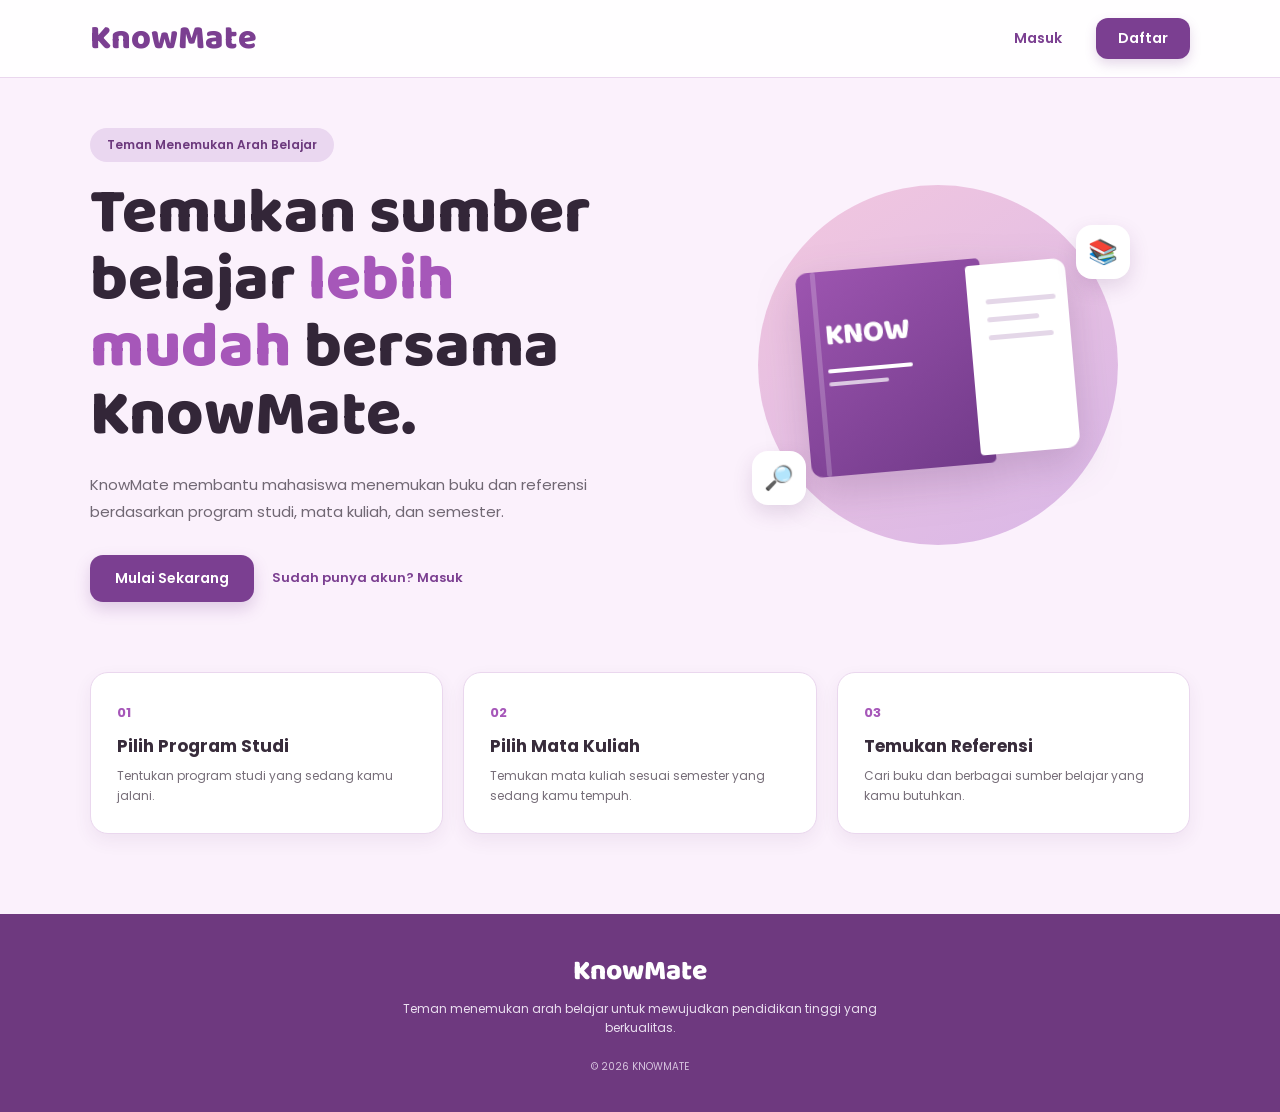
<file: index.html>
<!DOCTYPE html>
<html lang="id">

<head>

    <meta charset="UTF-8">

    <meta
        name="viewport"
        content="width=device-width, initial-scale=1.0"
    >

    <title>KnowMate</title>


    <!-- GOOGLE FONT -->

    <link rel="preconnect" href="https://fonts.googleapis.com">

    <link
        href="https://fonts.googleapis.com/css2?family=Baloo+2:wght@400;500;600;700;800&family=Poppins:wght@400;500;600;700&display=swap"
        rel="stylesheet"
    >


    <!-- CSS -->

    <link
        rel="stylesheet"
        href="css/style.css"
    >

</head>


<body class="landing-page">


    <!-- =================================================
         NAVBAR
    ================================================== -->

    <header class="landing-navbar">

        <div class="landing-logo">
            KnowMate
        </div>


        <div class="landing-nav-buttons">

            <a
                href="login.html"
                class="landing-login"
            >
                Masuk
            </a>


            <a
                href="register.html"
                class="landing-register"
            >
                Daftar
            </a>

        </div>

    </header>



    <!-- =================================================
         HERO
    ================================================== -->

    <main>

        <section class="landing-hero">


            <!-- TEXT -->

            <div class="landing-content">


                <div class="landing-label">

                    Teman Menemukan Arah Belajar

                </div>


                <h1>

                    Temukan sumber belajar
                    <span>lebih mudah</span>
                    bersama KnowMate.

                </h1>


                <p>

                    KnowMate membantu mahasiswa menemukan
                    buku dan referensi berdasarkan program
                    studi, mata kuliah, dan semester.

                </p>


                <div class="landing-buttons">


                    <a
                        href="register.html"
                        class="landing-main-button"
                    >

                        Mulai Sekarang

                    </a>


                    <a
                        href="login.html"
                        class="landing-text-button"
                    >

                        Sudah punya akun? Masuk

                    </a>


                </div>


            </div>


            <!-- ILUSTRASI -->

            <div class="landing-illustration">


                <div class="landing-circle"></div>


                <div class="landing-book">


                    <div class="landing-book-cover">

                        <div class="landing-book-title">
                            KNOW
                        </div>

                        <div class="landing-book-line"></div>

                        <div class="landing-book-line small"></div>

                    </div>


                    <div class="landing-book-page">

                        <div></div>

                        <div></div>

                        <div></div>

                    </div>


                </div>


                <div class="landing-floating floating-one">
                    📚
                </div>


                <div class="landing-floating floating-two">
                    🔎
                </div>


            </div>

        </section>



        <!-- =================================================
             INFORMASI
        ================================================== -->

        <section class="landing-info">


            <div class="landing-info-card">

                <span>
                    01
                </span>

                <h3>
                    Pilih Program Studi
                </h3>

                <p>
                    Tentukan program studi yang sedang
                    kamu jalani.
                </p>

            </div>


            <div class="landing-info-card">

                <span>
                    02
                </span>

                <h3>
                    Pilih Mata Kuliah
                </h3>

                <p>
                    Temukan mata kuliah sesuai semester
                    yang sedang kamu tempuh.
                </p>

            </div>


            <div class="landing-info-card">

                <span>
                    03
                </span>

                <h3>
                    Temukan Referensi
                </h3>

                <p>
                    Cari buku dan berbagai sumber belajar
                    yang kamu butuhkan.
                </p>

            </div>


        </section>

    </main>



    <!-- =================================================
         FOOTER
    ================================================== -->

    <footer class="landing-footer">

        <div class="landing-footer-logo">
            KnowMate
        </div>

        <p>
            Teman menemukan arah belajar untuk mewujudkan
            pendidikan tinggi yang berkualitas.
        </p>

        <small>
            © 2026 KNOWMATE
        </small>

    </footer>


</body>

</html>
</file>
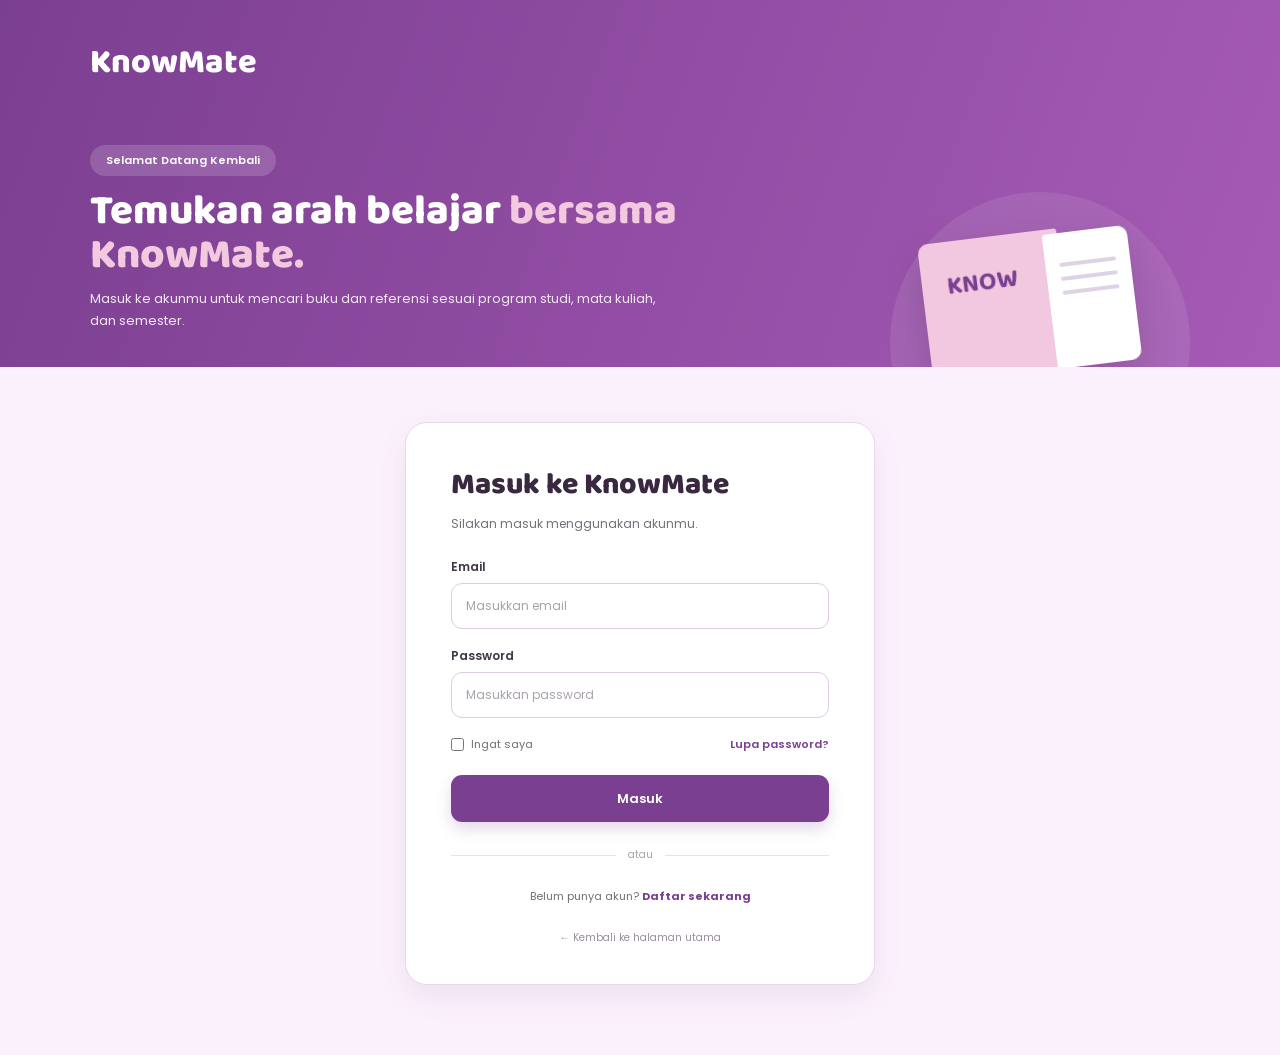
<file: dashboard.html>
<!DOCTYPE html>
<html lang="id">

<head>
    <meta charset="UTF-8">

    <meta name="viewport" content="width=device-width, initial-scale=1.0">

    <title>KnowMate - Beranda</title>

    <!-- GOOGLE FONT -->
    <link rel="preconnect" href="https://fonts.googleapis.com">
    <link rel="preconnect" href="https://fonts.gstatic.com" crossorigin>

    <link
        href="https://fonts.googleapis.com/css2?family=Baloo+2:wght@400;500;600;700;800&family=Poppins:wght@400;500;600;700&display=swap"
        rel="stylesheet">

    <!-- CSS -->
    <link rel="stylesheet" href="css/style.css">
</head>


<body>


    <!-- =====================================================
         MOBILE HEADER
    ====================================================== -->

    <header class="mobile-header">

        <button class="menu-button" id="menuButton">
            ☰
        </button>

        <div class="mobile-logo">
            KnowMate
        </div>

        <a href="profile.html" class="mobile-profile">
            ◯
        </a>

    </header>

    <!-- =====================================================
         SIDEBAR
    ====================================================== -->

<aside class="sidebar" id="mainSidebar">

    <button
        type="button"
        class="sidebar-toggle"
        id="sidebarToggle"
        title="Buka/Tutup Sidebar"
    >
        ☰
    </button>

    <div class="sidebar-logo">
        <span class="sidebar-logo-text">KnowMate</span>
    </div>

    <nav class="sidebar-menu">

        <a href="profile.html" class="sidebar-link">
            <span class="sidebar-icon">👤</span>
            <span class="sidebar-text">Profil</span>
        </a>

        <a href="dashboard.html" class="sidebar-link active">
            <span class="sidebar-icon">📚</span>
            <span class="sidebar-text">Buku</span>
        </a>

        <a href="saved-books.html" class="sidebar-link">
            <span class="sidebar-icon">🔖</span>
            <span class="sidebar-text">Buku Tersimpan</span>
        </a>
        
        <a href="journals.html" class="sidebar-link">
            <span class="sidebar-icon">📄</span>
            <span class="sidebar-text">Artikel Jurnal</span>
        </a>

        <a href="discussion.html" class="sidebar-link">
            <span class="sidebar-icon">👥</span>
            <span class="sidebar-text">Ruang Diskusi</span>
        </a>

        <a href="index.html" class="sidebar-link logout-link">
            <span class="sidebar-icon">↪</span>
            <span class="sidebar-text">Keluar</span>
        </a>

    </nav>

</aside>

    <!-- =====================================================
         MAIN CONTENT
    ====================================================== -->

    <main class="main-content">


        <!-- =================================================
             WELCOME HEADER
        ================================================== -->

        <section class="welcome-section">

            <div class="welcome-text">

                <h1>
                    Halo <span id="userName">Mahasiswa</span>,
                    Selamat Datang di KnowMate!
                </h1>

                <p>
                    Mau cari buku apa hari ini?
                </p>

            </div>


            <!-- ILUSTRASI BUKU -->

            <div class="welcome-illustration">

                <div class="laptop">

                    <div class="laptop-screen">

                        <div class="screen-book">
                            📖
                        </div>

                    </div>

                    <div class="laptop-base"></div>

                </div>

            </div>

        </section>



        <!-- =================================================
             SEARCH AREA
        ================================================== -->

        <section class="search-area">


            <!-- PROGRAM STUDI -->

<div class="search-field">
    <label for="programStudy">Program Studi</label>
    <input
        type="text"
        id="programStudy"
        placeholder="Ketik program studi"
        autocomplete="off"
    >
</div>

            <!-- MATA KULIAH -->

<div class="search-field">
    <label for="course">Mata Kuliah</label>
    <input
        type="text"
        id="course"
        placeholder="Ketik mata kuliah"
        autocomplete="off"
    >
</div>

            <!-- SEARCH BUTTON -->

            <button
                class="search-button"
                id="searchButton"
            >

                <span class="search-icon">
                    ⌕
                </span>

                Search

            </button>


        </section>



        <!-- =================================================
             SEMESTER
        ================================================== -->

        <section class="semester-section">

            <div class="section-title">

                Pilih Semester

            </div>


            <div class="semester-list">


                <button
                    class="semester-button"
                    data-semester="1"
                >
                    Semester 1
                </button>


                <button
                    class="semester-button"
                    data-semester="2"
                >
                    Semester 2
                </button>


                <button
                    class="semester-button"
                    data-semester="3"
                >
                    Semester 3
                </button>


                <button
                    class="semester-button"
                    data-semester="4"
                >
                    Semester 4
                </button>


                <button
                    class="semester-button"
                    data-semester="5"
                >
                    Semester 5
                </button>


                <button
                    class="semester-button"
                    data-semester="6"
                >
                    Semester 6
                </button>


                <button
                    class="semester-button"
                    data-semester="7"
                >
                    Semester 7
                </button>


            </div>

        </section>



        <!-- =================================================
             REKOMENDASI
        ================================================== -->

        <section class="recommendation-section">


            <div class="section-heading">

                <h2>
                    Rekomendasi Buku Terlaris
                </h2>

            </div>


            <!-- BOOK LIST -->

            <div
                class="book-container"
                id="bookContainer"
            >


                <!-- BUKU 1 -->

                
<div class="book-card">

    <div class="book-cover cover-purple">
        <div class="book-design">
            <div class="book-line line-one"></div>
            <div class="book-line line-two"></div>
        </div>
    </div>

    <div class="book-information">

        <h3>Judul Buku</h3>

        <p>Nama Penulis</p>

        <span>Semester 1</span>

        <a href="detail.html?id=1" class="book-detail-link">
            Lihat Referensi
        </a>

    </div>

</div>


                <!-- BUKU 2 -->

                
<div class="book-card">

    <div class="book-cover cover-pink">
        <div class="book-design">
            <div class="book-line line-one"></div>
            <div class="book-line line-two"></div>
        </div>
    </div>

    <div class="book-information">

        <h3>Judul Buku</h3>

        <p>Nama Penulis</p>

        <span>Semester 2</span>

        <a href="detail.html?id=2" class="book-detail-link">
            Lihat Referensi
        </a>

    </div>

</div>




                <!-- BUKU 3 -->

                
<div class="book-card">

    <div class="book-cover cover-blue">
        <div class="book-design">
            <div class="book-line line-one"></div>
            <div class="book-line line-two"></div>
        </div>
    </div>

    <div class="book-information">

        <h3>Judul Buku</h3>

        <p>Nama Penulis</p>

        <span>Semester 3</span>

        <a href="detail.html?id=3" class="book-detail-link">
            Lihat Referensi
        </a>

    </div>

</div>




                <!-- BUKU 4 -->

                
<div class="book-card">

    <div class="book-cover cover-pink">
        <div class="book-design">
            <div class="book-line line-one"></div>
            <div class="book-line line-two"></div>
        </div>
    </div>

    <div class="book-information">

        <h3>Judul Buku</h3>

        <p>Nama Penulis</p>

        <span>Semester 4</span>

        <a href="detail.html?id=4" class="book-detail-link">
            Lihat Referensi
        </a>

    </div>

</div>




                <!-- BUKU 5 -->

                
<div class="book-card">

    <div class="book-cover cover-teal">
        <div class="book-design">
            <div class="book-line line-one"></div>
            <div class="book-line line-two"></div>
        </div>
    </div>

    <div class="book-information">

        <h3>Judul Buku</h3>

        <p>Nama Penulis</p>

        <span>Semester 5</span>

        <a href="detail.html?id=5" class="book-detail-link">
            Lihat Referensi
        </a>

    </div>

</div>




                <!-- BUKU 6 -->

                
<div class="book-card">

    <div class="book-cover cover-purple">
        <div class="book-design">
            <div class="book-line line-one"></div>
            <div class="book-line line-two"></div>
        </div>
    </div>

    <div class="book-information">

        <h3>Judul Buku</h3>

        <p>Nama Penulis</p>

        <span>Semester 6</span>

        <a href="detail.html?id=6" class="book-detail-link">
            Lihat Referensi
        </a>

    </div>

</div>


                <!-- BUKU 7 -->

                  
<div class="book-card">

    <div class="book-cover cover-blue">
        <div class="book-design">
            <div class="book-line line-one"></div>
            <div class="book-line line-two"></div>
        </div>
    </div>

    <div class="book-information">

        <h3>Judul Buku</h3>

        <p>Nama Penulis</p>

        <span>Semester 7</span>

        <a href="detail.html?id=7" class="book-detail-link">
            Lihat Referensi
        </a>

    </div>

</div>


            </div>

        </section>


        <!-- =================================================
             TAMBAH REFERENSI
        ================================================== -->

    <button
    type="button"
    class="add-reference-button"
    id="openReferenceModal"
>
    <span>+</span>
    Tambah Referensi
</button>


    </main>

<!-- =========================================
     MODAL TAMBAH REFERENSI
     ========================================= -->

<div
    class="reference-modal-overlay"
    id="referenceModal"
>

    <div class="reference-modal">


        <!-- HEADER -->

        <div class="reference-modal-header">

            <h2>
                Tambah Referensi Buku
            </h2>

            <button
                type="button"
                class="reference-modal-close"
                id="closeReferenceModal"
            >
                ×
            </button>

        </div>


        <!-- FORM -->

        <form id="referenceForm">


            <div class="reference-form-layout">


                <!-- KOLOM KIRI -->

                <div class="reference-form-left">


                    <div class="reference-form-group">

                        <label for="referenceStudy">
                            Program Studi
                        </label>

                        <input
                            type="text"
                            id="referenceStudy"
                            placeholder="Contoh: Psikologi"
                            required
                        >

                    </div>


                    <div class="reference-form-group">

                        <label for="referenceCourse">
                            Mata Kuliah
                        </label>

                        <input
                            type="text"
                            id="referenceCourse"
                            placeholder="Contoh: Psikologi Kognitif"
                            required
                        >

                    </div>


                    <div class="reference-form-group">

                        <label for="referenceDescription">
                            Lainnya
                        </label>

                        <textarea
                            id="referenceDescription"
                            placeholder="Deskripsi buku, dll"
                        ></textarea>

                    </div>


                </div>


                <!-- KOLOM KANAN -->

                <div class="reference-form-right">


                    <div class="reference-form-group">

                        <label for="referenceTitle">
                            Judul Buku
                        </label>

                        <input
                            type="text"
                            id="referenceTitle"
                            placeholder="Masukkan judul buku"
                            required
                        >

                    </div>


                    <div class="reference-form-group">

                        <label for="referenceAuthor">
                            Nama Penulis
                        </label>

                        <input
                            type="text"
                            id="referenceAuthor"
                            placeholder="Masukkan nama penulis"
                            required
                        >

                    </div>


                    <div class="reference-small-fields">


                        <div class="reference-form-group">

                            <label for="referenceYear">
                                Tahun Terbit
                            </label>

                            <input
                                type="number"
                                id="referenceYear"
                                placeholder="2026"
                                required
                            >

                        </div>


                        <div class="reference-form-group">

                            <label for="referenceEdition">
                                Edisi
                            </label>

                            <input
                                type="text"
                                id="referenceEdition"
                                placeholder="Edisi 2"
                            >

                        </div>


                    </div>


                    <div class="reference-small-fields">


                        <div class="reference-form-group">

                            <label for="referencePublisher">
                                Penerbit
                            </label>

                            <input
                                type="text"
                                id="referencePublisher"
                                placeholder="Nama penerbit"
                            >

                        </div>


                        <div class="reference-form-group">

                            <label for="referenceCity">
                                Kota Terbit
                            </label>

                            <input
                                type="text"
                                id="referenceCity"
                                placeholder="Kota"
                            >

                        </div>


                    </div>


                    <div class="reference-form-group">

                        <label for="referenceUrl">
                            URL/Tautan Referensi
                            <span>(Opsional)</span>
                        </label>

                        <input
                            type="url"
                            id="referenceUrl"
                            placeholder="https://..."
                        >

                    </div>


                </div>

            </div>


            <!-- FOOTER -->

            <div class="reference-modal-footer">

                <button
                    type="button"
                    class="reference-cancel-button"
                    id="cancelReferenceModal"
                >
                    Batal
                </button>


                <button
                    type="submit"
                    class="reference-submit-button"
                >
                    Simpan & Bagikan
                </button>

            </div>


        </form>

    </div>

</div>

    <!-- JAVASCRIPT -->

    <script src="js/app.js"></script>


</body>

</html>
</file>
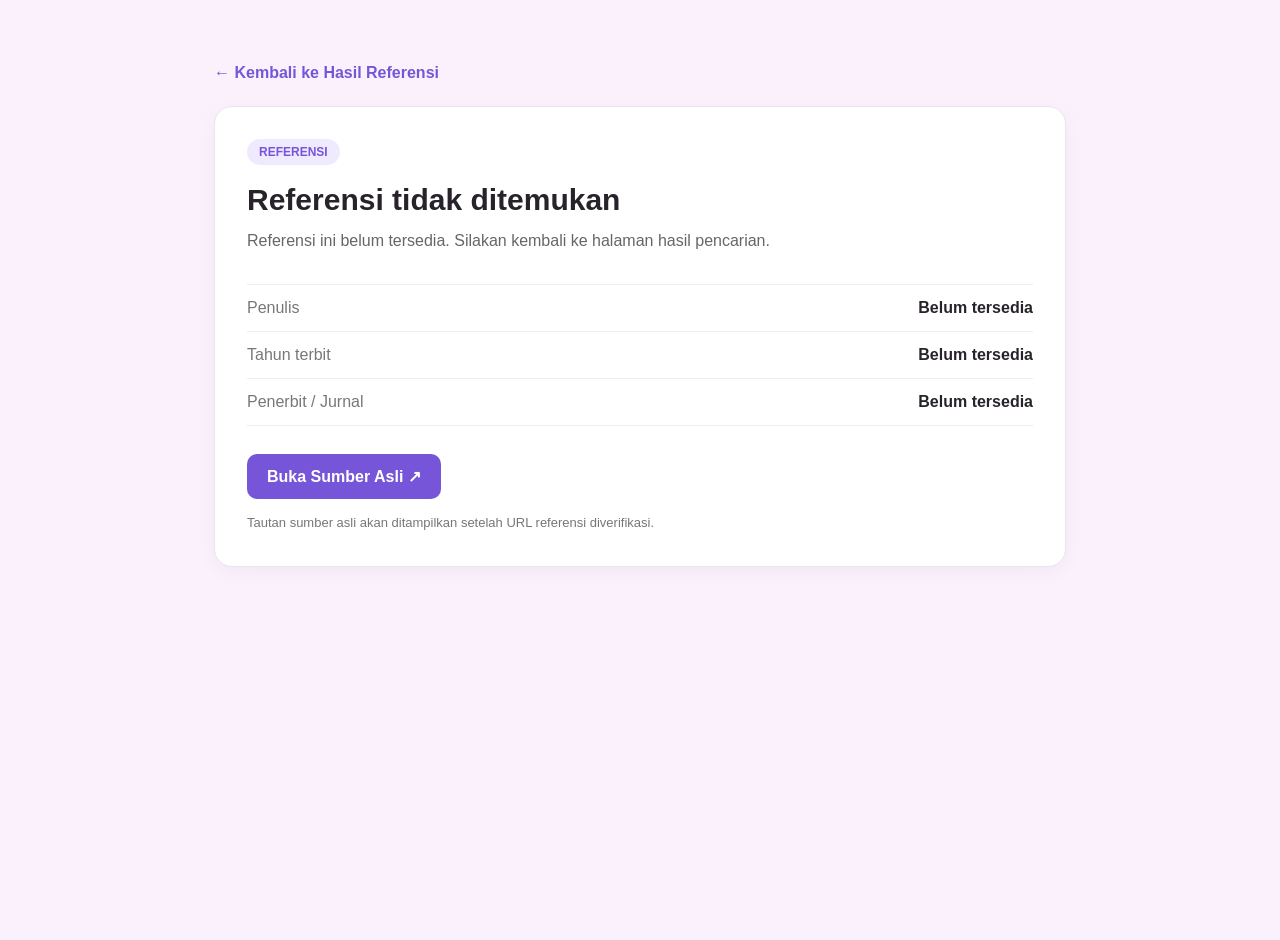
<file: detail.html>
<!DOCTYPE html>
<html lang="id">
<head>
    <meta charset="UTF-8">
    <meta name="viewport" content="width=device-width, initial-scale=1.0">
    <title>Detail Referensi | KNOWMATE</title>

    <link rel="stylesheet" href="css/style.css">

    <style>
        .detail-page {
            max-width: 900px;
            margin: 40px auto;
            padding: 24px;
        }

        .detail-back {
            display: inline-block;
            margin-bottom: 24px;
            color: #7655d9;
            text-decoration: none;
            font-weight: 600;
        }

        .detail-panel {
            background: #fff;
            border: 1px solid #e8e5ef;
            border-radius: 18px;
            padding: 32px;
            box-shadow: 0 5px 20px rgba(0,0,0,.04);
        }

        .detail-type {
            display: inline-block;
            padding: 6px 12px;
            border-radius: 20px;
            background: #f0eaff;
            color: #7655d9;
            font-size: 12px;
            font-weight: 700;
        }

        .detail-panel h1 {
            margin: 18px 0 10px;
            font-size: 30px;
        }

        .detail-description {
            color: #666;
            line-height: 1.8;
        }

        .detail-metadata {
            margin: 28px 0;
            border-top: 1px solid #eee;
        }

        .detail-row {
            display: flex;
            justify-content: space-between;
            gap: 20px;
            padding: 14px 0;
            border-bottom: 1px solid #eee;
        }

        .detail-row span:first-child {
            color: #777;
        }

        .detail-row span:last-child {
            text-align: right;
            font-weight: 600;
        }

        .detail-source {
            display: inline-block;
            padding: 13px 20px;
            border-radius: 10px;
            background: #7655d9;
            color: white;
            text-decoration: none;
            font-weight: 600;
        }

        .detail-source:hover {
            background: #6040bd;
        }

        .detail-note {
            margin-top: 14px;
            color: #777;
            font-size: 13px;
            line-height: 1.6;
        }

        @media (max-width: 600px) {
            .detail-page {
                margin: 20px auto;
                padding: 16px;
            }

            .detail-panel {
                padding: 22px;
            }

            .detail-panel h1 {
                font-size: 24px;
            }

            .detail-row {
                flex-direction: column;
                gap: 6px;
            }

            .detail-row span:last-child {
                text-align: left;
            }
        }
    </style>
</head>

<body>
    <main class="detail-page">
        <a href="results.html" class="detail-back">
            ← Kembali ke Hasil Referensi
        </a>

        <section class="detail-panel">
            <span class="detail-type" id="detailType">REFERENSI</span>

            <h1 id="detailTitle">Memuat referensi...</h1>

            <p class="detail-description" id="detailDescription"></p>

            <div class="detail-metadata">
                <div class="detail-row">
                    <span>Penulis</span>
                    <span id="detailAuthor">Belum tersedia</span>
                </div>

                <div class="detail-row">
                    <span>Tahun terbit</span>
                    <span id="detailYear">Belum tersedia</span>
                </div>

                <div class="detail-row">
                    <span>Penerbit / Jurnal</span>
                    <span id="detailPublisher">Belum tersedia</span>
                </div>
            </div>

            <a
                href="#"
                class="detail-source"
                id="detailSource"
                target="_blank"
                rel="noopener noreferrer"
                hidden
            >
                Buka Sumber Asli ↗
            </a>

            <p class="detail-note" id="detailNote">
                Tautan sumber asli akan ditampilkan setelah URL referensi diverifikasi.
            </p>
        </section>
    </main>

    <script>
        const references = {
            "1": {
                title: "Pengantar Psikologi",
                type: "BUKU",
                description: "Buku pengantar untuk memahami konsep dasar dalam ilmu psikologi.",
                author: "Belum tersedia",
                year: "Belum tersedia",
                publisher: "Belum tersedia",
                url: ""
            },
            "2": {
                title: "Psikologi Belajar",
                type: "BUKU",
                description: "Referensi mengenai konsep dan proses belajar dalam perspektif psikologi.",
                author: "Belum tersedia",
                year: "Belum tersedia",
                publisher: "Belum tersedia",
                url: ""
            },
            "3": {
                title: "Psikologi Sosial",
                type: "BUKU",
                description: "Referensi mengenai hubungan antara individu, kelompok, dan lingkungan sosial.",
                author: "Belum tersedia",
                year: "Belum tersedia",
                publisher: "Belum tersedia",
                url: ""
            },
            "4": {
                title: "Psikologi Kognitif",
                type: "BUKU",
                description: "Referensi mengenai proses kognitif seperti perhatian, persepsi, dan memori.",
                author: "Belum tersedia",
                year: "Belum tersedia",
                publisher: "Belum tersedia",
                url: ""
            },
            "5": {
                title: "Psikologi Klinis",
                type: "BUKU",
                description: "Referensi mengenai bidang psikologi klinis dan pemahaman masalah psikologis.",
                author: "Belum tersedia",
                year: "Belum tersedia",
                publisher: "Belum tersedia",
                url: ""
            },
            "6": {
                title: "Psikologi Islam",
                type: "BUKU",
                description: "Referensi mengenai kajian psikologi yang dikaitkan dengan perspektif Islam.",
                author: "Belum tersedia",
                year: "Belum tersedia",
                publisher: "Belum tersedia",
                url: ""
            }
        };

        const id = new URLSearchParams(window.location.search).get("id");
        const item = references[id];

        if (item) {
            document.title = item.title + " | KNOWMATE";

            document.getElementById("detailTitle").textContent = item.title;
            document.getElementById("detailType").textContent = item.type;
            document.getElementById("detailDescription").textContent = item.description;
            document.getElementById("detailAuthor").textContent = item.author;
            document.getElementById("detailYear").textContent = item.year;
            document.getElementById("detailPublisher").textContent = item.publisher;

            if (item.url) {
                const source = document.getElementById("detailSource");
                source.href = item.url;
                source.hidden = false;
                document.getElementById("detailNote").textContent =
                    "Tautan menuju sumber asli referensi.";
            }
        } else {
            document.getElementById("detailTitle").textContent =
                "Referensi tidak ditemukan";

            document.getElementById("detailDescription").textContent =
                "Referensi ini belum tersedia. Silakan kembali ke halaman hasil pencarian.";
        }
    </script>
</body>
</html>
</file>
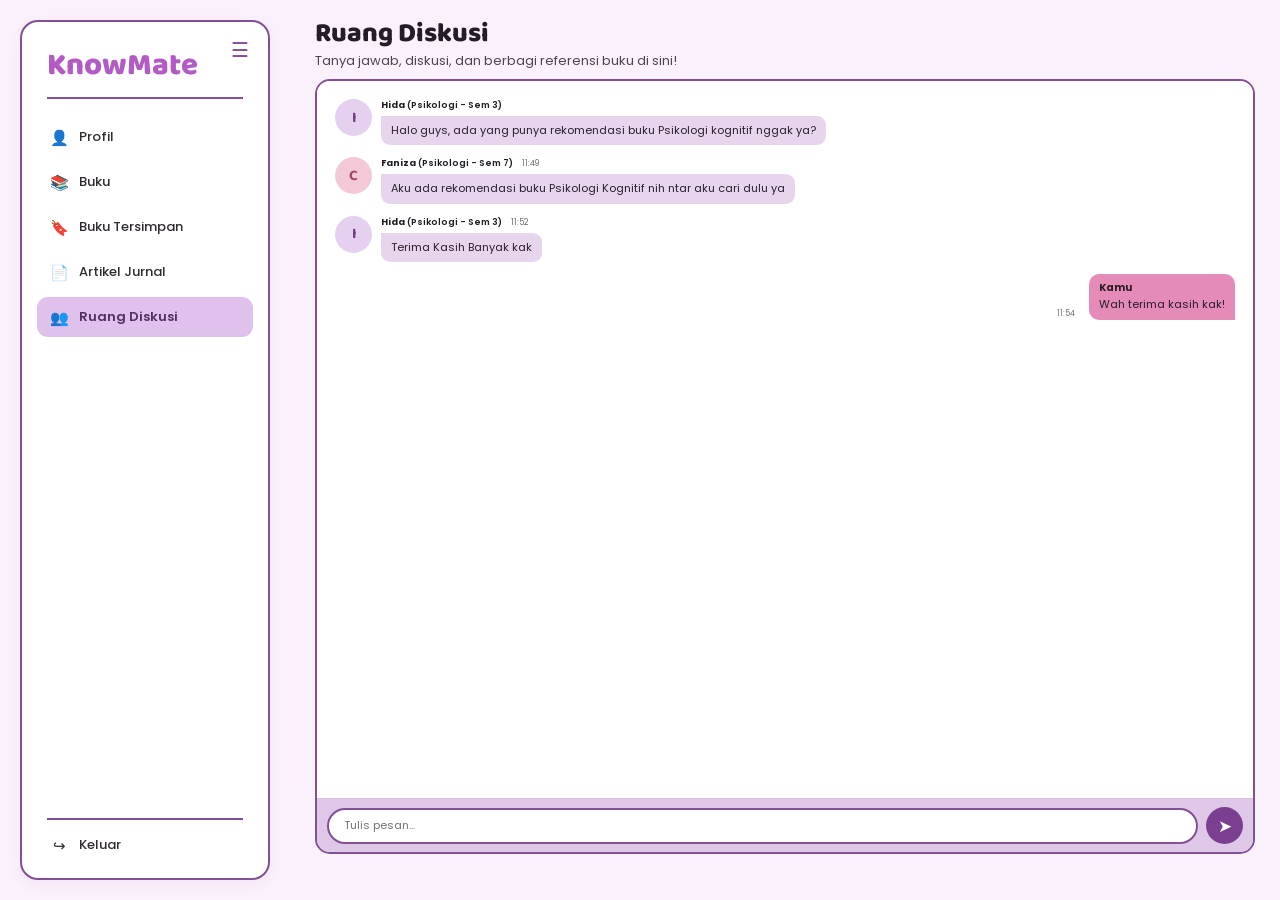
<file: discussion.html>
<!DOCTYPE html>
<html lang="id">

<head>
    <meta charset="UTF-8">
    <meta name="viewport" content="width=device-width, initial-scale=1.0">

    <title>Ruang Diskusi - KnowMate</title>

    <link rel="preconnect" href="https://fonts.googleapis.com">

    <link href="https://fonts.googleapis.com/css2?family=Baloo+2:wght@400;500;600;700;800&family=Poppins:wght@400;500;600;700&display=swap"
        rel="stylesheet">

    <link rel="stylesheet" href="css/style.css">
</head>


<body class="dashboard-page">


    <!-- MOBILE HEADER -->

    <header class="mobile-header">

        <button class="menu-button">
            ☰
        </button>

        <div class="mobile-logo">
            KnowMate
        </div>

        <a href="profile.html" class="mobile-profile">
            👤
        </a>

    </header>

    <!-- SIDEBAR -->

<aside class="sidebar" id="mainSidebar">

    <button
        type="button"
        class="sidebar-toggle"
        id="sidebarToggle"
        title="Buka/Tutup Sidebar"
    >
        ☰
    </button>

    <div class="sidebar-logo">
        <span class="sidebar-logo-text">KnowMate</span>
    </div>

    <nav class="sidebar-menu">

        <a href="profile.html" class="sidebar-link">
            <span class="sidebar-icon">👤</span>
            <span class="sidebar-text">Profil</span>
        </a>

        <a href="dashboard.html" class="sidebar-link">
            <span class="sidebar-icon">📚</span>
            <span class="sidebar-text">Buku</span>
        </a>

        <a href="saved-books.html" class="sidebar-link">
            <span class="sidebar-icon">🔖</span>
            <span class="sidebar-text">Buku Tersimpan</span>
        </a>

        <a href="journals.html" class="sidebar-link">
                <span class="sidebar-icon">📄</span>
                <span class="sidebar-text">Artikel Jurnal</span>
         </a>

        <a href="discussion.html" class="sidebar-link active">
            <span class="sidebar-icon">👥</span>
            <span class="sidebar-text">Ruang Diskusi</span>
        </a>

        <a href="index.html" class="sidebar-link logout-link">
            <span class="sidebar-icon">↪</span>
            <span class="sidebar-text">Keluar</span>
        </a>

    </nav>

</aside>


    <!-- MAIN -->

    <main class="main-content discussion-page">


        <!-- HEADER -->

        <div class="discussion-title">

            <h1>
                Ruang Diskusi
            </h1>

            <p>
                Tanya jawab, diskusi, dan berbagi referensi buku di sini!
            </p>

        </div>



        <!-- CHAT -->

        <section class="discussion-chat">


            <!-- AREA PESAN -->

            <div class="discussion-messages">


                <!-- PESAN 1 -->

                <div class="message-row">

                    <div class="message-avatar avatar-ilham">
                        I
                    </div>

                    <div class="message-content">

                        <div class="message-name">
                            Hida
                            <span>
                                (Psikologi - Sem 3)
                            </span>
                        </div>

                        <div class="message-bubble other-message">
                            Halo guys, ada yang punya rekomendasi buku Psikologi kognitif nggak ya?
                        </div>

                    </div>

                </div>



                <!-- PESAN 2 -->

                <div class="message-row">

                    <div class="message-avatar avatar-cindy">
                        C
                    </div>

                    <div class="message-content">

                        <div class="message-name">
                            Faniza
                            <span>
                                (Psikologi - Sem 7)
                            </span>

                            <time>
                                11:49
                            </time>
                        </div>

                        <div class="message-bubble other-message">
                            Aku ada rekomendasi buku Psikologi Kognitif nih ntar aku cari dulu ya
                        </div>

                    </div>

                </div>



                <!-- PESAN 3 -->

                <div class="message-row">

                    <div class="message-avatar avatar-ilham">
                        I
                    </div>

                    <div class="message-content">

                        <div class="message-name">

                            Hida
                            <span>
                                (Psikologi - Sem 3)
                            </span>

                            <time>
                                11:52
                            </time>

                        </div>

                        <div class="message-bubble other-message">
                            Terima Kasih Banyak kak
                        </div>

                    </div>

                </div>



                <!-- PESAN KAMU -->

                <div class="message-row my-message-row">

                    <div class="my-message-time">
                        11:54
                    </div>

                    <div class="message-bubble my-message">

                        <strong>
                            Kamu
                        </strong>

                        Wah terima kasih kak!

                    </div>

                </div>


            </div>



            <!-- INPUT CHAT -->

<div class="discussion-input-area">

    <input
        type="text"
        id="chatInput"
        placeholder="Tulis pesan..."
        autocomplete="off"
    >

    <button
        type="button"
        class="send-message-button"
        id="chatSendButton"
        title="Kirim"
    >
        ➤
    </button>

</div>

        </section>


    </main>


    <script src="js/app.js"></script>

</body>

</html>
</file>
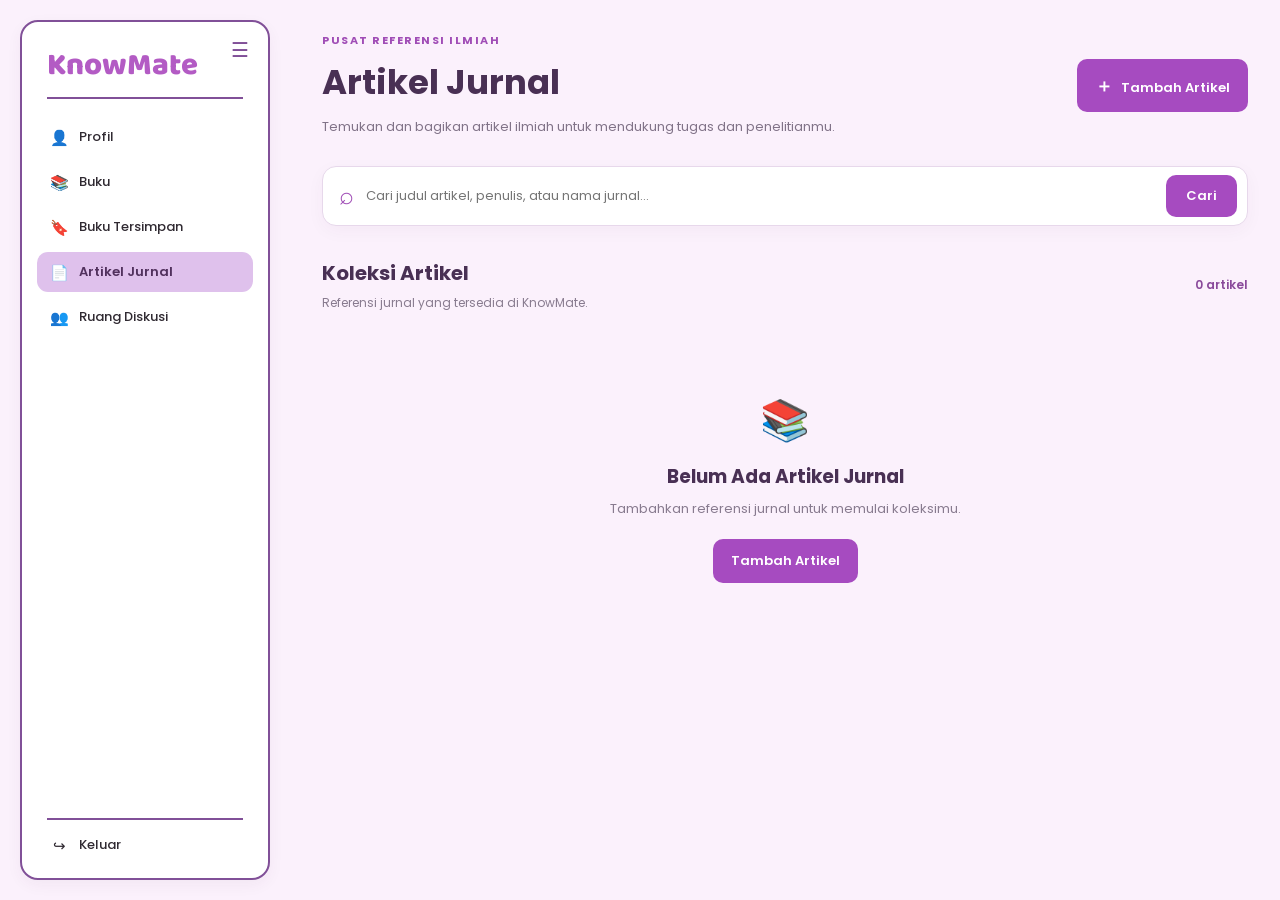
<file: journals.html>
<!DOCTYPE html>
<html lang="id">
<head>
    <meta charset="UTF-8">
    <meta name="viewport" content="width=device-width, initial-scale=1.0">
    <title>Artikel Jurnal - KnowMate</title>

    <link rel="preconnect" href="https://fonts.googleapis.com">
    <link rel="preconnect" href="https://fonts.gstatic.com" crossorigin>
    <link href="https://fonts.googleapis.com/css2?family=Baloo+2:wght@400;500;600;700;800&family=Poppins:wght@400;500;600;700&display=swap" rel="stylesheet">

    <link rel="stylesheet" href="css/style.css">
</head>
<body class="dashboard-page journals-page">

    <header class="mobile-header">
        <button type="button" class="menu-button" id="menuButton" aria-label="Buka menu">☰</button>
        <div class="mobile-logo">KnowMate</div>
        <a href="profile.html" class="mobile-profile">👤</a>
    </header>

    <aside class="sidebar" id="mainSidebar">
        <button type="button" class="sidebar-toggle" id="sidebarToggle" title="Buka/Tutup Sidebar">☰</button>

        <div class="sidebar-logo">
            <span class="sidebar-logo-text">KnowMate</span>
        </div>

        <nav class="sidebar-menu">
            <a href="profile.html" class="sidebar-link">
                <span class="sidebar-icon">👤</span>
                <span class="sidebar-text">Profil</span>
            </a>

            <a href="dashboard.html" class="sidebar-link">
                <span class="sidebar-icon">📚</span>
                <span class="sidebar-text">Buku</span>
            </a>

            <a href="saved-books.html" class="sidebar-link">
                <span class="sidebar-icon">🔖</span>
                <span class="sidebar-text">Buku Tersimpan</span>
            </a>

            <a href="journals.html" class="sidebar-link active">
                <span class="sidebar-icon">📄</span>
                <span class="sidebar-text">Artikel Jurnal</span>
            </a>

            <a href="discussion.html" class="sidebar-link">
                <span class="sidebar-icon">👥</span>
                <span class="sidebar-text">Ruang Diskusi</span>
            </a>

            <a href="index.html" class="sidebar-link logout-link">
                <span class="sidebar-icon">↪</span>
                <span class="sidebar-text">Keluar</span>
            </a>
        </nav>
    </aside>

    <main class="main-content journals-main">

        <section class="journals-heading">
            <div>
                <p class="journals-eyebrow">PUSAT REFERENSI ILMIAH</p>
                <h1>Artikel Jurnal</h1>
                <p class="journals-subtitle">
                    Temukan dan bagikan artikel ilmiah untuk mendukung tugas dan penelitianmu.
                </p>
            </div>

            <button type="button" class="journals-add-button" id="openAddJournal">
                <span>＋</span> Tambah Artikel
            </button>
        </section>

        <section class="journals-search">
            <span class="journals-search-icon">⌕</span>
            <input
                type="search"
                id="journalSearchInput"
                placeholder="Cari judul artikel, penulis, atau nama jurnal..."
                autocomplete="off"
                aria-label="Cari artikel jurnal">
            <button type="button" id="journalSearchButton">Cari</button>
        </section>

        <section class="journals-results">
            <div class="journals-results-heading">
                <div>
                    <h2>Koleksi Artikel</h2>
                    <p>Referensi jurnal yang tersedia di KnowMate.</p>
                </div>
                <span id="journalCount">0 artikel</span>
            </div>

            <div class="journals-grid" id="journalsGrid"></div>

            <div class="journals-empty" id="journalsEmpty">
                <div class="journals-empty-icon">📚</div>
                <h3>Belum Ada Artikel Jurnal</h3>
                <p>Tambahkan referensi jurnal untuk memulai koleksimu.</p>
                <button type="button" id="emptyAddJournal">Tambah Artikel</button>
            </div>
        </section>

    </main>

    <!-- MODAL TAMBAH ARTIKEL -->
    <div class="journal-modal-overlay" id="journalModal">
        <section class="journal-modal" role="dialog" aria-modal="true" aria-labelledby="journalModalTitle">

            <button type="button" class="journal-modal-close" id="closeJournalModal" aria-label="Tutup">×</button>

            <div class="journal-modal-heading">
                <span class="journal-modal-icon">📄</span>
                <h2 id="journalModalTitle">Tambah Artikel Jurnal</h2>
                <p>Lengkapi informasi artikel dengan sumber yang jelas.</p>
            </div>

            <form id="journalForm">

                <div class="journal-form-field journal-form-full">
                    <label for="journalTitle">Judul Artikel *</label>
                    <input type="text" id="journalTitle" required maxlength="250" placeholder="Masukkan judul artikel">
                </div>

                <div class="journal-form-field journal-form-full">
                    <label for="journalAuthors">Nama Penulis *</label>
                    <input type="text" id="journalAuthors" required maxlength="500" placeholder="Pisahkan beberapa penulis dengan koma">
                </div>

                <div class="journal-form-field journal-form-full">
                    <label for="journalName">Nama Jurnal *</label>
                    <input type="text" id="journalName" required maxlength="200" placeholder="Masukkan nama jurnal">
                </div>

                <div class="journal-form-grid">
                    <div class="journal-form-field">
                        <label for="journalYear">Tahun Terbit *</label>
                        <input type="number" id="journalYear" required min="1800" max="2100" placeholder="2025">
                    </div>

                    <div class="journal-form-field">
                        <label for="journalVolume">Volume</label>
                        <input type="text" id="journalVolume" maxlength="30" placeholder="12">
                    </div>

                    <div class="journal-form-field">
                        <label for="journalIssue">Nomor</label>
                        <input type="text" id="journalIssue" maxlength="30" placeholder="2">
                    </div>

                    <div class="journal-form-field">
                        <label for="journalPages">Halaman</label>
                        <input type="text" id="journalPages" maxlength="50" placeholder="100–115">
                    </div>
                </div>

                <div class="journal-form-field journal-form-full">
                    <label for="journalDOI">Link DOI</label>
                    <input type="text" id="journalDOI" maxlength="300" placeholder="https://doi.org/10.xxxx/xxxxx">
                    <small>Masukkan URL DOI atau kode DOI artikel jika tersedia.</small>
                </div>

                <div class="journal-form-feedback" id="journalFormFeedback" role="status" aria-live="polite"></div>

                <div class="journal-modal-actions">
                    <button type="button" class="journal-cancel-button" id="cancelJournalModal">Batal</button>
                    <button type="submit" class="journal-save-button">Simpan Artikel</button>
                </div>

            </form>
        </section>
    </div>

    <script src="js/app.js"></script>
</body>
</html>
</file>
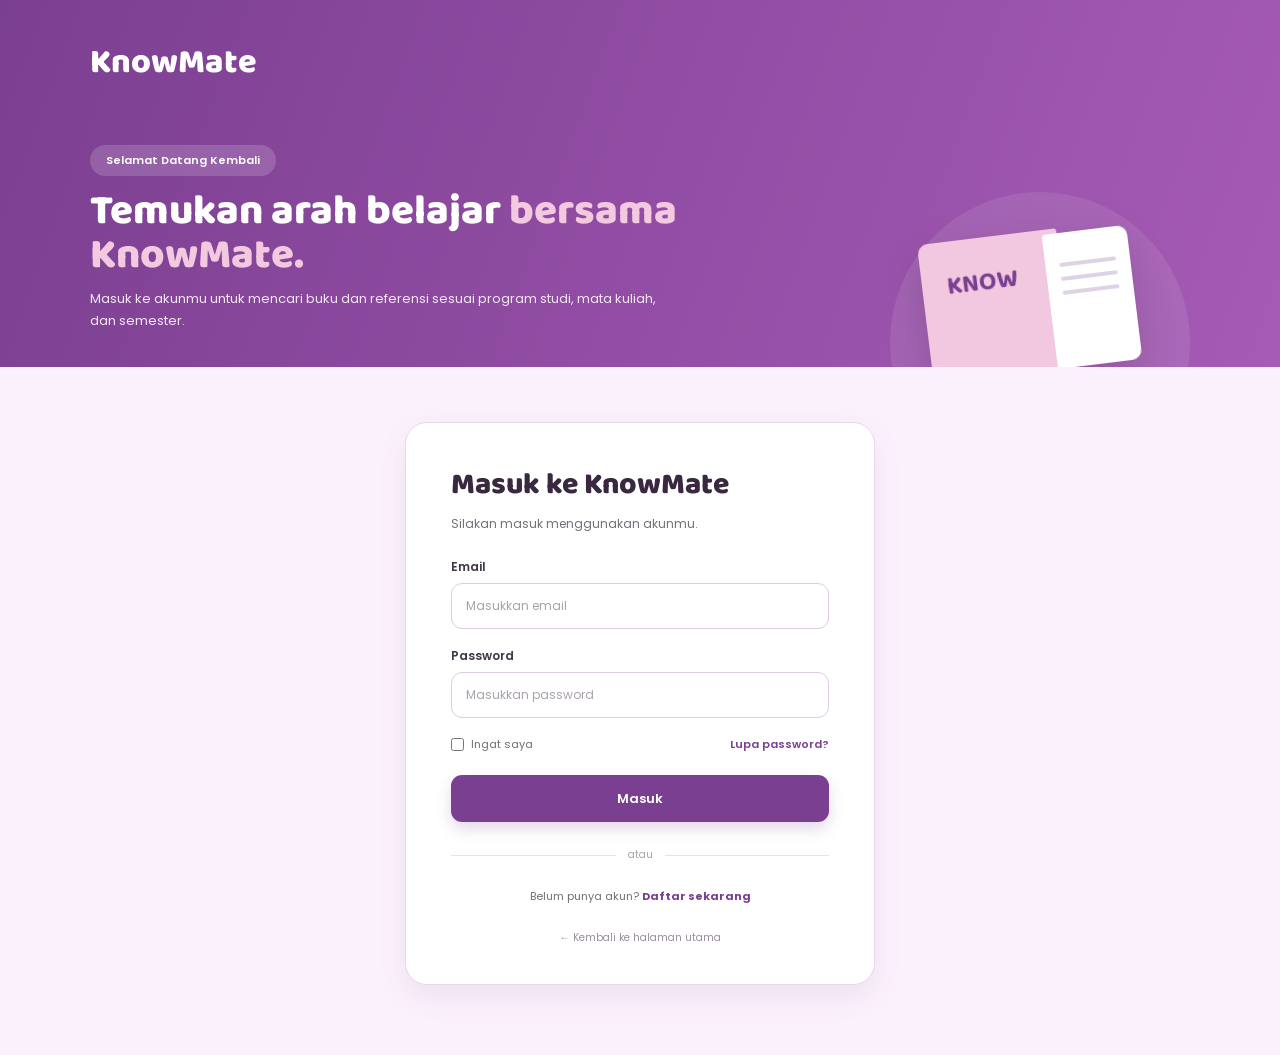
<file: login.html>
<!DOCTYPE html>
<html lang="id">
<head>
    <meta charset="UTF-8">
    <meta name="viewport" content="width=device-width, initial-scale=1.0">

    <title>Masuk - KnowMate</title>

    <link rel="preconnect" href="https://fonts.googleapis.com">
    <link href="https://fonts.googleapis.com/css2?family=Baloo+2:wght@400;500;600;700;800&family=Poppins:wght@400;500;600;700&display=swap" rel="stylesheet">

    <link rel="stylesheet" href="css/style.css">
</head>

<body class="auth-page">

    <main class="auth-container">

        <!-- BAGIAN KIRI -->
        <section class="auth-intro">

            <a href="index.html" class="auth-logo">
                KnowMate
            </a>

            <div class="auth-intro-content">
                <span class="auth-label">
                    Selamat Datang Kembali
                </span>

                <h1>
                    Temukan arah belajar
                    <span>bersama KnowMate.</span>
                </h1>

                <p>
                    Masuk ke akunmu untuk mencari buku dan referensi
                    sesuai program studi, mata kuliah, dan semester.
                </p>
            </div>

            <div class="auth-decoration">
                <div class="auth-decoration-circle"></div>

                <div class="auth-mini-book">
                    <div class="auth-mini-cover">
                        <strong>KNOW</strong>
                    </div>

                    <div class="auth-mini-page">
                        <div></div>
                        <div></div>
                        <div></div>
                    </div>
                </div>
            </div>

        </section>

        <!-- BAGIAN KANAN -->
        <section class="auth-form-section">

            <div class="auth-form-box">

                <div class="auth-form-header">
                    <h2>Masuk ke KnowMate</h2>

                    <p>
                        Silakan masuk menggunakan akunmu.
                    </p>
                </div>

                <form id="loginForm">

                    <div class="form-group">
                        <label for="loginEmail">
                            Email
                        </label>

                        <input
                            type="email"
                            id="loginEmail"
                            placeholder="Masukkan email"
                            required
                        >
                    </div>


                    <div class="form-group">
                        <label for="loginPassword">
                            Password
                        </label>

                        <input
                            type="password"
                            id="loginPassword"
                            placeholder="Masukkan password"
                            required
                        >
                    </div>


                    <div class="auth-options">

                        <label class="remember-me">
                            <input
                                type="checkbox"
                                id="rememberMe"
                            >

                            <span>Ingat saya</span>
                        </label>

                        <a href="#" class="forgot-password">
                            Lupa password?
                        </a>

                    </div>


                    <button
                        type="submit"
                        class="auth-submit-button"
                    >
                        Masuk
                    </button>

                </form>

                <div class="auth-divider">
                    <span>atau</span>
                </div>


                <div class="auth-register-link">

                    <p>
                        Belum punya akun?
                        <a href="register.html">
                            Daftar sekarang
                        </a>
                    </p>

                </div>

                <a
                    href="index.html"
                    class="back-home"
                >
                    ← Kembali ke halaman utama
                </a>

            </div>

        </section>

    </main>

    <script src="js/app.js"></script>

</body>
</html>
</file>
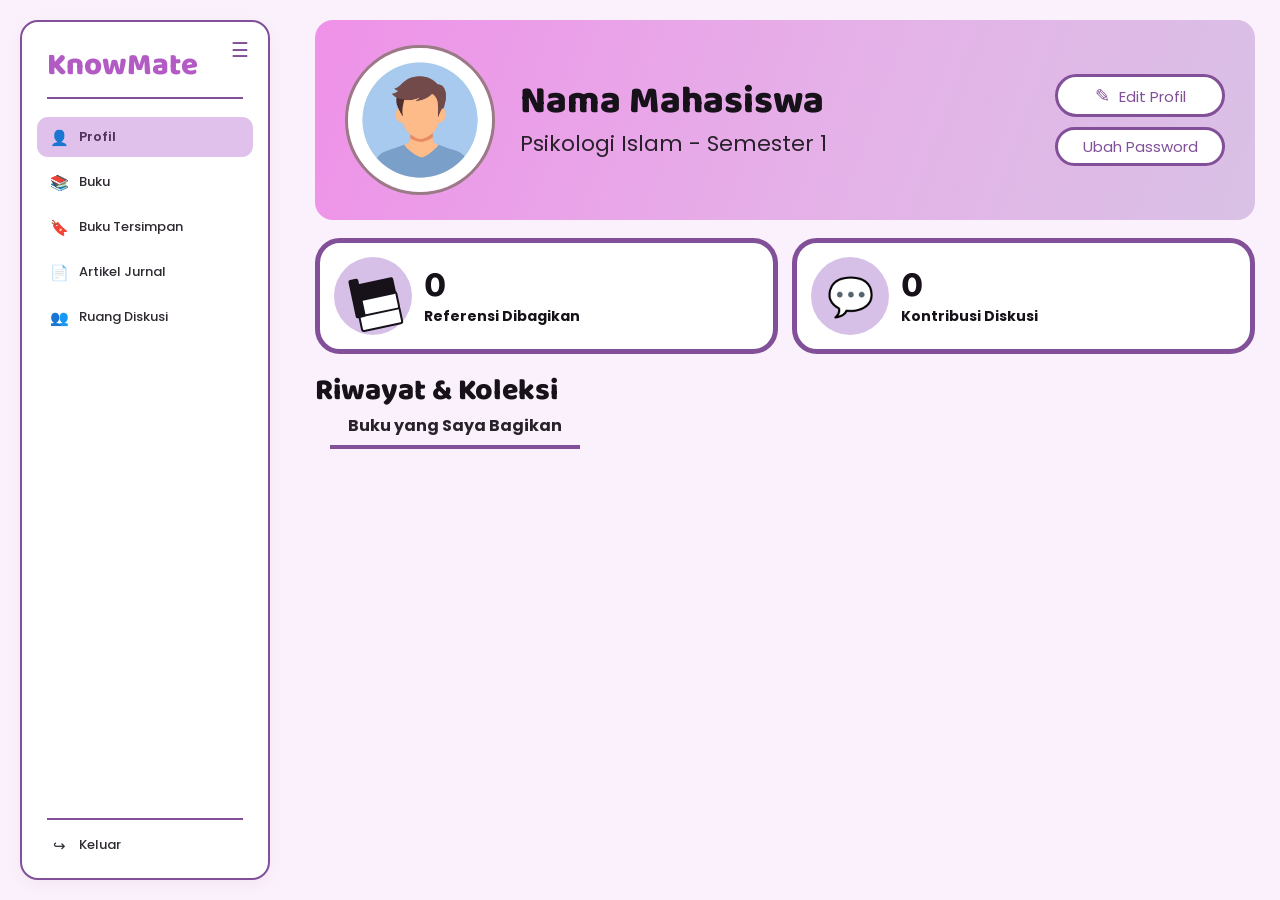
<file: profile.html>
<!DOCTYPE html>
<html lang="id">
<head>
    <meta charset="UTF-8">
    <meta name="viewport" content="width=device-width, initial-scale=1.0">

    <title>Profil Saya - KnowMate</title>

    <link rel="preconnect" href="https://fonts.googleapis.com">
    <link rel="preconnect" href="https://fonts.gstatic.com" crossorigin>

    <link
        href="https://fonts.googleapis.com/css2?family=Baloo+2:wght@400;500;600;700;800&family=Poppins:wght@400;500;600;700&display=swap"
        rel="stylesheet"
    >

    <link rel="stylesheet" href="css/style.css">
</head>

<body class="dashboard-page profile-page">

    <!-- HEADER KHUSUS HP -->
    <header class="mobile-header">
        <button
            type="button"
            class="menu-button"
            id="menuButton"
            aria-label="Buka menu"
        >
            ☰
        </button>

        <div class="mobile-logo">KnowMate</div>

        <a href="profile.html" class="mobile-profile">👤</a>
    </header>

    <!-- SIDEBAR GLOBAL -->
    <aside class="sidebar" id="mainSidebar">

        <button
            type="button"
            class="sidebar-toggle"
            id="sidebarToggle"
            title="Buka/Tutup Sidebar"
        >
            ☰
        </button>

        <div class="sidebar-logo">
            <span class="sidebar-logo-text">KnowMate</span>
        </div>

        <nav class="sidebar-menu">

            <a href="profile.html" class="sidebar-link active">
                <span class="sidebar-icon">👤</span>
                <span class="sidebar-text">Profil</span>
            </a>

            <a href="dashboard.html" class="sidebar-link">
                <span class="sidebar-icon">📚</span>
                <span class="sidebar-text">Buku</span>
            </a>

            <a href="saved-books.html" class="sidebar-link">
                <span class="sidebar-icon">🔖</span>
                <span class="sidebar-text">Buku Tersimpan</span>
            </a>

            <a href="journals.html" class="sidebar-link">
                <span class="sidebar-icon">📄</span>
                <span class="sidebar-text">Artikel Jurnal</span>
            </a>
            
            <a href="discussion.html" class="sidebar-link">
                <span class="sidebar-icon">👥</span>
                <span class="sidebar-text">Ruang Diskusi</span>
            </a>

            <a href="index.html" class="sidebar-link logout-link">
                <span class="sidebar-icon">↪</span>
                <span class="sidebar-text">Keluar</span>
            </a>

        </nav>
    </aside>

    <!-- KONTEN PROFIL -->
    <main class="main-content profile-main">

        <!-- HEADER PROFIL -->
        <section class="profile-hero">

            <div class="profile-hero-avatar">
                <img
                    id="profileAvatarImage"
                    src="assets/avatars/avatar-1.png"
                    alt="Avatar profil"
                >
            </div>

            <div class="profile-hero-info">
                <h1 id="profileDisplayName">Nama Mahasiswa</h1>

                <p id="profileDisplayStudy">
                    Mahasiswa Psikologi - Semester 1
                </p>
            </div>

<div class="profile-hero-actions">
    <button type="button" class="profile-edit-button" id="openEditProfile">
        <span>✎</span> Edit Profil
    </button>

    <button type="button" class="profile-password-button" id="openChangePassword">
        Ubah Password
    </button>

        </section>

        <!-- STATISTIK AKTIVITAS -->
        <section class="profile-statistics">

            <article class="profile-stat-card">
                <div class="profile-stat-icon book-stack-icon" aria-label="Buku bertumpuk"></div>

                <div class="profile-stat-info">
                    <strong id="sharedReferenceCount">0</strong>
                    <span>Referensi Dibagikan</span>
                </div>
            </article>

            <article class="profile-stat-card">
                <div class="profile-stat-icon">💬</div>

                <div class="profile-stat-info">
                    <strong id="discussionContributionCount">0</strong>
                    <span>Kontribusi Diskusi</span>
                </div>
            </article>

        </section>

        <!-- RIWAYAT REFERENSI -->
        <section class="profile-history">

            <h2>Riwayat &amp; Koleksi</h2>

            <div class="profile-history-heading">
                <h3>Buku yang Saya Bagikan</h3>
            </div>

            <div
                class="profile-shared-books"
                id="profileSharedBooks"
            >
                <!-- Riwayat referensi akan dimuat melalui JavaScript -->
            </div>

            <div
                class="profile-empty-state"
                id="profileEmptyState"
            >
                <div class="profile-stat-icon book-stack-icon" aria-label="Buku bertumpuk"></div>

                <h3>Belum Ada Buku yang Dibagikan</h3>

                <p>
                    Referensi yang kamu bagikan akan muncul di sini.
                </p>

                <a href="dashboard.html" class="profile-add-reference">
                    Tambah Referensi
                </a>
            </div>

        </section>

    </main>

<!-- MODAL EDIT PROFIL -->
<div class="profile-modal-overlay" id="editProfileModal">

    <section
        class="profile-edit-modal"
        role="dialog"
        aria-modal="true"
        aria-labelledby="editProfileTitle"
    >

        <button
            type="button"
            class="profile-modal-close"
            id="closeEditProfile"
            aria-label="Tutup modal"
        >
            ×
        </button>

        <form id="editProfileForm">

            <div class="profile-modal-columns">

                <!-- KOLOM KIRI -->
                <div class="profile-modal-left">

                    <div class="avatar-picker">

                        <img
                            src="assets/avatars/avatar-1.png"
                            alt="Avatar pilihan"
                            id="editAvatarPreview"
                        >

                        <h3 id="editProfileTitle">Pilih Avatar</h3>

                        <div class="avatar-options">

                            <button
                                type="button"
                                class="avatar-option selected"
                                data-avatar="assets/avatars/avatar-1.png"
                                aria-label="Pilih avatar 1"
                            >
                                <img
                                    src="assets/avatars/avatar-1.png"
                                    alt="Avatar 1"
                                >
                            </button>

                            <button
                                type="button"
                                class="avatar-option"
                                data-avatar="assets/avatars/avatar-2.png"
                                aria-label="Pilih avatar 2"
                            >
                                <img
                                    src="assets/avatars/avatar-2.png"
                                    alt="Avatar 2"
                                >
                            </button>

                        </div>

                    </div>

                    <div class="profile-modal-field">
                        <label for="editProfileStudy">
                            Program Studi
                        </label>

                        <input
                            type="text"
                            id="editProfileStudy"
                            required
                        >
                    </div>

                    <div class="profile-modal-field">
                        <label for="editProfileSemester">
                            Semester
                        </label>

                        <select
                            id="editProfileSemester"
                            required
                        >
                            <option value="1">Semester 1</option>
                            <option value="2">Semester 2</option>
                            <option value="3">Semester 3</option>
                            <option value="4">Semester 4</option>
                            <option value="5">Semester 5</option>
                            <option value="6">Semester 6</option>
                            <option value="7">Semester 7</option>
                        </select>
                    </div>

                    <div class="profile-modal-field">
                        <label for="editProfileUniversity">
                            Universitas
                        </label>

                        <input
                            type="text"
                            id="editProfileUniversity"
                            required
                        >
                    </div>

                </div>

                <!-- KOLOM KANAN -->
                <div class="profile-modal-right">

                    <div class="profile-modal-field">
                        <label for="editProfileName">
                            Nama Lengkap
                        </label>

                        <input
                            type="text"
                            id="editProfileName"
                            required
                        >
                    </div>

                    <div class="profile-modal-field">
                        <label for="editProfileEmail">
                            Email
                        </label>

                        <input
                            type="email"
                            id="editProfileEmail"
                            required
                        >
                    </div>

                    <div
                        class="profile-modal-feedback"
                        id="editProfileFeedback"
                        role="status"
                    ></div>

                </div>

            </div>

            <div class="profile-modal-actions">

                <button
                    type="button"
                    class="profile-modal-cancel"
                    id="cancelEditProfile"
                >
                    Batal
                </button>

                <button
                    type="submit"
                    class="profile-modal-save"
                >
                    Simpan Perubahan
                </button>

            </div>

        </form>

    </section>

</div>

<!-- MODAL UBAH PASSWORD -->
<div class="profile-modal-overlay" id="changePasswordModal">
    <section class="profile-edit-modal password-modal"
        role="dialog"
        aria-modal="true"
        aria-labelledby="changePasswordTitle">

        <button type="button"
            class="profile-modal-close"
            id="closeChangePassword"
            aria-label="Tutup modal">×</button>

        <div class="password-modal-heading">
            <div class="password-modal-icon">🔒</div>
            <h2 id="changePasswordTitle">Ubah Password</h2>
            <p>Gunakan password yang kuat untuk menjaga keamanan akunmu.</p>
        </div>

        <form id="changePasswordForm">
            <div class="profile-modal-field">
                <label for="oldPassword">Password Lama</label>
                <input
                    type="password"
                    id="oldPassword"
                    placeholder="Masukkan password lama"
                    autocomplete="current-password"
                    required>
            </div>

            <div class="profile-modal-field">
                <label for="newPassword">Password Baru</label>
                <input
                    type="password"
                    id="newPassword"
                    placeholder="Minimal 8 karakter"
                    minlength="8"
                    autocomplete="new-password"
                    required>
            </div>

            <div class="profile-modal-field">
                <label for="confirmNewPassword">Konfirmasi Password Baru</label>
                <input
                    type="password"
                    id="confirmNewPassword"
                    placeholder="Ulangi password baru"
                    minlength="8"
                    autocomplete="new-password"
                    required>
            </div>

            <div class="profile-modal-feedback"
                id="changePasswordFeedback"
                role="status"
                aria-live="polite"></div>

            <div class="profile-modal-actions">
                <button type="button"
                    class="profile-modal-cancel"
                    id="cancelChangePassword">Batal</button>

                <button type="submit"
                    class="profile-modal-save">Simpan Password</button>
            </div>
        </form>
    </section>
</div>
<!-- AKHIR MODAL UBAH PASSWORD -->


    <script src="js/app.js"></script>

</body>
</html>
</file>
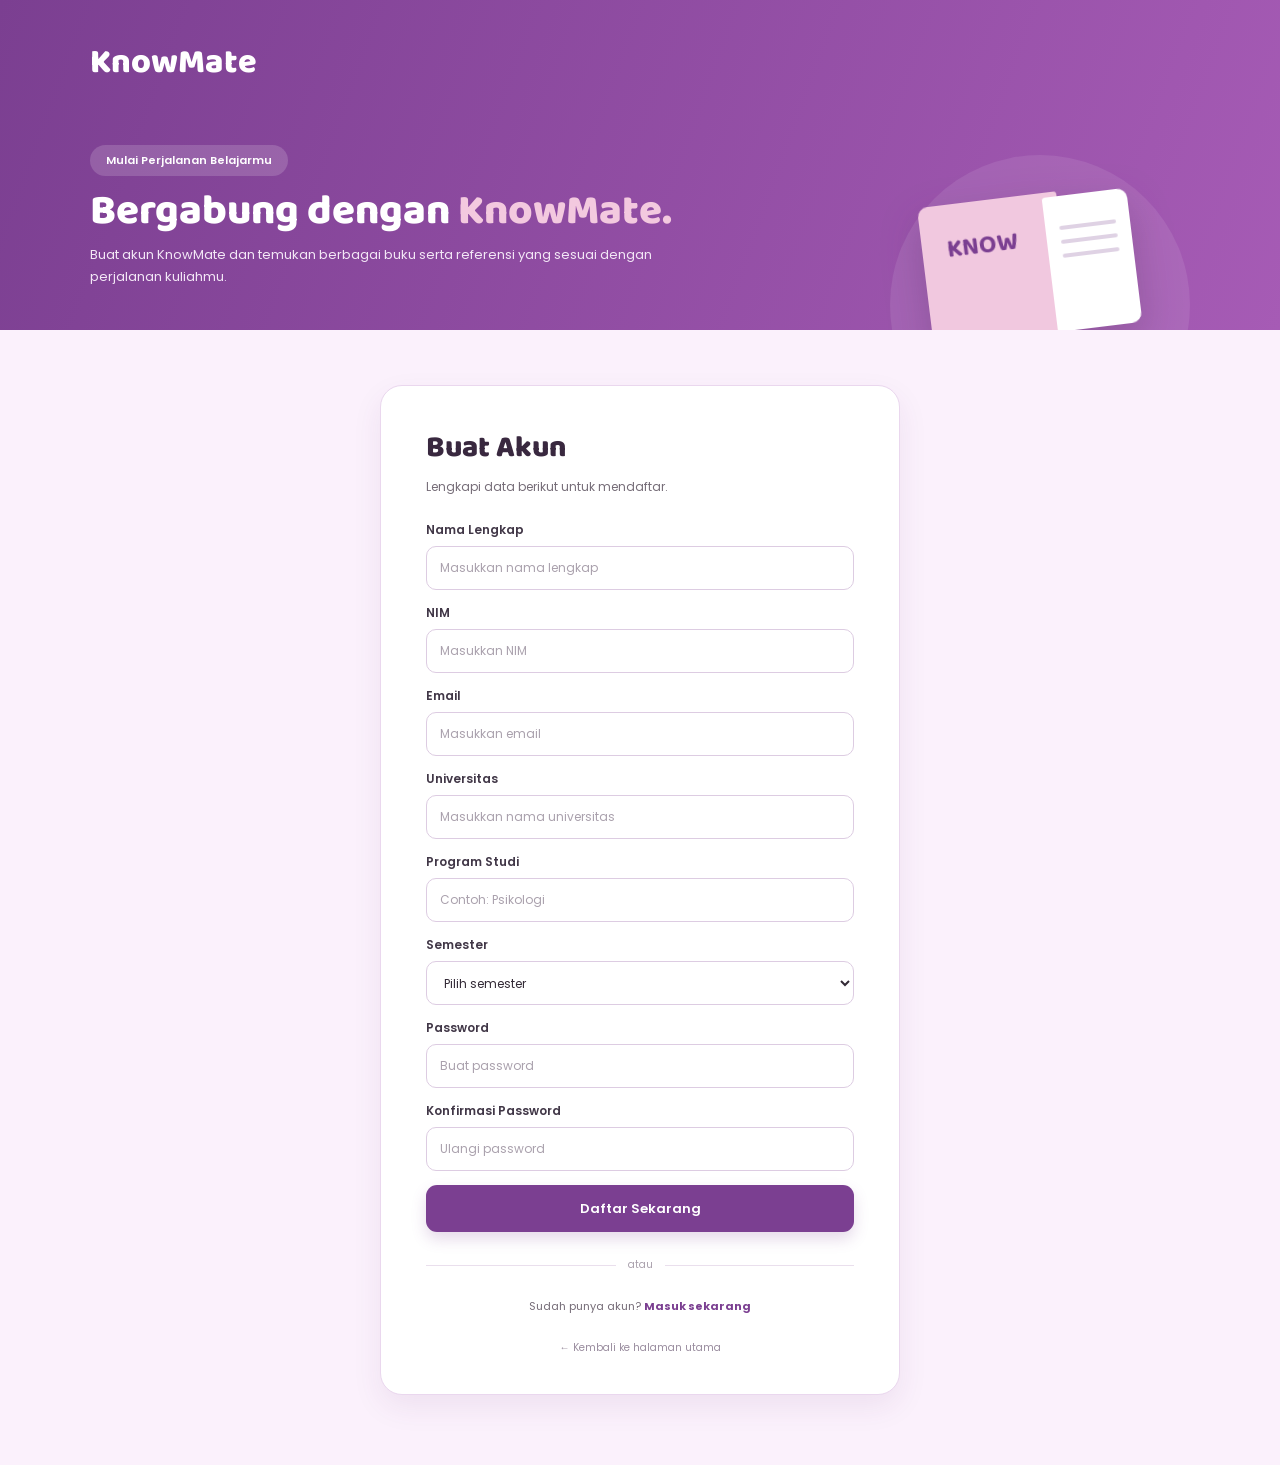
<file: register.html>
<!DOCTYPE html>
<html lang="id">
<head>
    <meta charset="UTF-8">
    <meta name="viewport" content="width=device-width, initial-scale=1.0">

    <title>Daftar - KnowMate</title>

    <link rel="preconnect" href="https://fonts.googleapis.com">
    <link href="https://fonts.googleapis.com/css2?family=Baloo+2:wght@400;500;600;700;800&family=Poppins:wght@400;500;600;700&display=swap" rel="stylesheet">

    <link rel="stylesheet" href="css/style.css">
</head>

<body class="auth-page">

    <main class="auth-container">

        <!-- BAGIAN ATAS -->

        <section class="auth-intro">

            <a href="index.html" class="auth-logo">
                KnowMate
            </a>

            <div class="auth-intro-content">

                <span class="auth-label">
                    Mulai Perjalanan Belajarmu
                </span>

                <h1>
                    Bergabung dengan
                    <span>KnowMate.</span>
                </h1>

                <p>
                    Buat akun KnowMate dan temukan berbagai buku serta
                    referensi yang sesuai dengan perjalanan kuliahmu.
                </p>

            </div>

            <div class="auth-decoration">

                <div class="auth-decoration-circle"></div>

                <div class="auth-mini-book">

                    <div class="auth-mini-cover">
                        <strong>KNOW</strong>
                    </div>

                    <div class="auth-mini-page">
                        <div></div>
                        <div></div>
                        <div></div>
                    </div>

                </div>

            </div>

        </section>


        <!-- FORM DAFTAR -->

        <section class="auth-form-section">

            <div class="auth-form-box register-form-box">

                <div class="auth-form-header">

                    <h2>
                        Buat Akun
                    </h2>

                    <p>
                        Lengkapi data berikut untuk mendaftar.
                    </p>

                </div>


                <form id="registerForm">

                    <!-- NAMA -->

                    <div class="form-group">

                        <label for="registerName">
                            Nama Lengkap
                        </label>

                        <input
                            type="text"
                            id="registerName"
                            placeholder="Masukkan nama lengkap"
                            required
                        >

                    </div>


                    <!-- NIM -->

                    <div class="form-group">

                        <label for="registerNim">
                            NIM
                        </label>

                        <input
                            type="text"
                            id="registerNim"
                            placeholder="Masukkan NIM"
                            required
                        >

                    </div>


                    <!-- EMAIL -->

                    <div class="form-group">

                        <label for="registerEmail">
                            Email
                        </label>

                        <input
                            type="email"
                            id="registerEmail"
                            placeholder="Masukkan email"
                            required
                        >

                    </div>


                    <!-- UNIVERSITAS -->

                    <div class="form-group">

                        <label for="registerUniversity">
                            Universitas
                        </label>

                        <input
                            type="text"
                            id="registerUniversity"
                            placeholder="Masukkan nama universitas"
                            required
                        >

                    </div>


                    <!-- PROGRAM STUDI -->

                    <div class="form-group">

                        <label for="registerStudy">
                            Program Studi
                        </label>

                        <input
                            type="text"
                            id="registerStudy"
                            placeholder="Contoh: Psikologi"
                            required
                        >

                    </div>


                    <!-- SEMESTER -->

                    <div class="form-group">

                        <label for="registerSemester">
                            Semester
                        </label>

                        <select
                            id="registerSemester"
                            required
                        >

                            <option value="">
                                Pilih semester
                            </option>

                            <option value="1">
                                Semester 1
                            </option>

                            <option value="2">
                                Semester 2
                            </option>

                            <option value="3">
                                Semester 3
                            </option>

                            <option value="4">
                                Semester 4
                            </option>

                            <option value="5">
                                Semester 5
                            </option>

                            <option value="6">
                                Semester 6
                            </option>

                            <option value="7">
                                Semester 7
                            </option>

                        </select>

                    </div>


                    <!-- PASSWORD -->

                    <div class="form-group">

                        <label for="registerPassword">
                            Password
                        </label>

                        <input
                            type="password"
                            id="registerPassword"
                            placeholder="Buat password"
                            required
                        >

                    </div>


                    <!-- KONFIRMASI PASSWORD -->

                    <div class="form-group">

                        <label for="registerConfirmPassword">
                            Konfirmasi Password
                        </label>

                        <input
                            type="password"
                            id="registerConfirmPassword"
                            placeholder="Ulangi password"
                            required
                        >

                    </div>


                    <!-- TOMBOL -->

                    <button
                        type="submit"
                        class="auth-submit-button"
                    >
                        Daftar Sekarang
                    </button>

                </form>


                <div class="auth-divider">
                    <span>atau</span>
                </div>


                <div class="auth-register-link">

                    <p>
                        Sudah punya akun?
                        <a href="login.html">
                            Masuk sekarang
                        </a>
                    </p>

                </div>


                <a
                    href="index.html"
                    class="back-home"
                >
                    ← Kembali ke halaman utama
                </a>

            </div>

        </section>

    </main>

    <script src="js/app.js"></script>

</body>
</html>
</file>
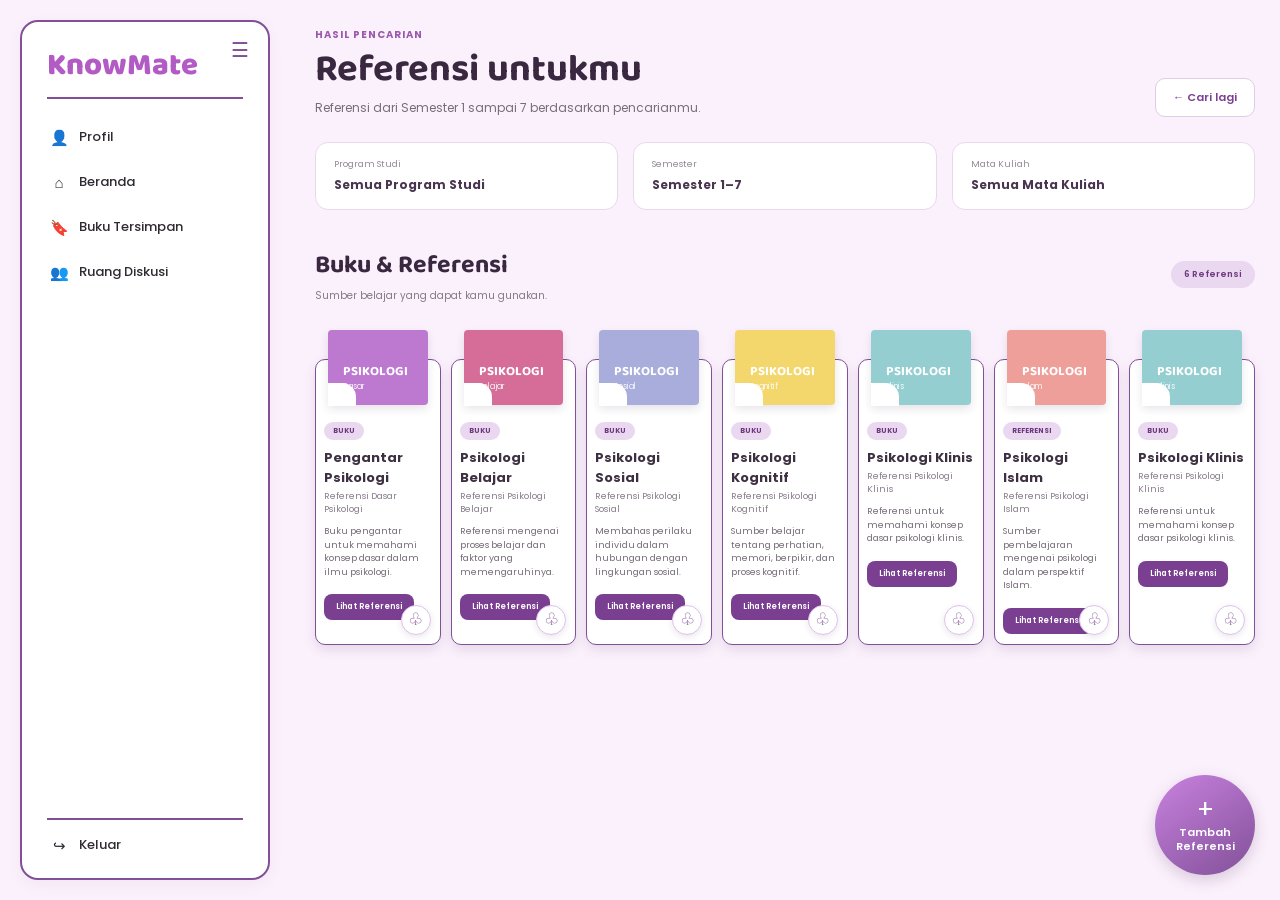
<file: results.html>
<!DOCTYPE html>
<html lang="id">

<head>
    <meta charset="UTF-8">
    <meta name="viewport" content="width=device-width, initial-scale=1.0">

    <title>Hasil Pencarian - KnowMate</title>

    <link rel="preconnect" href="https://fonts.googleapis.com">

    <link href="https://fonts.googleapis.com/css2?family=Baloo+2:wght@400;500;600;700;800&family=Poppins:wght@400;500;600;700&display=swap"
        rel="stylesheet">

    <link rel="stylesheet" href="css/style.css">
</head>


<body class="dashboard-page">


    <!-- MOBILE HEADER -->

    <header class="mobile-header">

        <button class="menu-button">
            ☰
        </button>

        <div class="mobile-logo">
            KnowMate
        </div>

        <a href="profile.html" class="mobile-profile">
            👤
        </a>

    </header>



    <!-- SIDEBAR -->

    <aside class="sidebar" id="mainSidebar">

    <button
        type="button"
        class="sidebar-toggle"
        id="sidebarToggle"
        title="Buka/Tutup Sidebar"
    >
        ☰
    </button>

    <div class="sidebar-logo">
        <span class="sidebar-logo-text">KnowMate</span>
    </div>

    <nav class="sidebar-menu">

        <a href="profile.html" class="sidebar-link">
            <span class="sidebar-icon">👤</span>
            <span class="sidebar-text">Profil</span>
        </a>

        <a href="dashboard.html" class="sidebar-link">
            <span class="sidebar-icon">⌂</span>
            <span class="sidebar-text">Beranda</span>
        </a>

        <a href="saved-books.html" class="sidebar-link">
            <span class="sidebar-icon">🔖</span>
            <span class="sidebar-text">Buku Tersimpan</span>
        </a>

        <a href="discussion.html" class="sidebar-link">
            <span class="sidebar-icon">👥</span>
            <span class="sidebar-text">Ruang Diskusi</span>
        </a>

        <a href="index.html" class="sidebar-link logout-link">
            <span class="sidebar-icon">↪</span>
            <span class="sidebar-text">Keluar</span>
        </a>

    </nav>

</aside>



    <!-- MAIN -->

    <main class="main-content results-page">

        <!-- HEADER HASIL -->

        <section class="results-header">

            <div>

                <span class="results-label">
                    HASIL PENCARIAN
                </span>

                <h1>
                    Referensi untukmu
                </h1>

                <p id="searchDescription">
                    Menampilkan buku dan referensi yang sesuai dengan pencarianmu.
                </p>

            </div>


            <a href="dashboard.html" class="back-search-button">
                ← Cari lagi
            </a>

        </section>



        <!-- FILTER INFO -->

        <section class="results-filter">

            <div class="filter-item">

                <small>
                    Program Studi
                </small>

                <strong id="resultStudy">
                    Psikologi
                </strong>

            </div>


            <div class="filter-item">

                <small>
                    Semester
                </small>

                <strong id="resultSemester">
                    -
                </strong>

            </div>


            <div class="filter-item">

                <small>
                    Mata Kuliah
                </small>

                <strong id="resultCourse">
                    -
                </strong>

            </div>

        </section>



        <!-- HASIL REFERENSI -->

        <section class="results-section">

            <div class="results-section-header">

                <div>

                    <h2>
                        Buku & Referensi
                    </h2>

                    <p>
                        Sumber belajar yang dapat kamu gunakan.
                    </p>

                </div>


                <span class="result-count">
                    6 Referensi
                </span>

            </div>



            <!-- GRID -->

            <div class="results-grid">


                <!-- CARD 1 -->

                <article class="reference-card">

                    <div class="reference-cover cover-purple">

                        <div class="reference-book-design">

                            <strong>
                                PSIKOLOGI
                            </strong>

                            <span>
                                Dasar
                            </span>

                        </div>

                    </div>


                    <div class="reference-info">

                        <span class="reference-type">
                            BUKU
                        </span>

                        <h3>
                            Pengantar Psikologi
                        </h3>

                        <p class="reference-author">
                            Referensi Dasar Psikologi
                        </p>

                        <p class="reference-description">
                            Buku pengantar untuk memahami konsep dasar dalam ilmu psikologi.
                        </p>

                        <a href="detail.html?id=1" class="reference-button">
    Lihat Referensi
</a>

                    </div>

                </article>



                <!-- CARD 2 -->

                <article class="reference-card">

                    <div class="reference-cover cover-pink">

                        <div class="reference-book-design">

                            <strong>
                                PSIKOLOGI
                            </strong>

                            <span>
                                Belajar
                            </span>

                        </div>

                    </div>


                    <div class="reference-info">

                        <span class="reference-type">
                            BUKU
                        </span>

                        <h3>
                            Psikologi Belajar
                        </h3>

                        <p class="reference-author">
                            Referensi Psikologi Belajar
                        </p>

                        <p class="reference-description">
                            Referensi mengenai proses belajar dan faktor yang memengaruhinya.
                        </p>

                        <a href="detail.html?id=2" class="reference-button">
                            Lihat Referensi
                        </a>

                    </div>

                </article>



                <!-- CARD 3 -->

                <article class="reference-card">

                    <div class="reference-cover cover-blue">

                        <div class="reference-book-design">

                            <strong>
                                PSIKOLOGI
                            </strong>

                            <span>
                                Sosial
                            </span>

                        </div>

                    </div>


                    <div class="reference-info">

                        <span class="reference-type">
                            BUKU
                        </span>

                        <h3>
                            Psikologi Sosial
                        </h3>

                        <p class="reference-author">
                            Referensi Psikologi Sosial
                        </p>

                        <p class="reference-description">
                            Membahas perilaku individu dalam hubungan dengan lingkungan sosial.
                        </p>

                        <a href="detail.html?id=3" class="reference-button">
                            Lihat Referensi
                        </a>

                    </div>

                </article>



                <!-- CARD 4 -->

                <article class="reference-card">

                    <div class="reference-cover cover-yellow">

                        <div class="reference-book-design">

                            <strong>
                                PSIKOLOGI
                            </strong>

                            <span>
                                Kognitif
                            </span>

                        </div>

                    </div>


                    <div class="reference-info">

                        <span class="reference-type">
                            BUKU
                        </span>

                        <h3>
                            Psikologi Kognitif
                        </h3>

                        <p class="reference-author">
                            Referensi Psikologi Kognitif
                        </p>

                        <p class="reference-description">
                            Sumber belajar tentang perhatian, memori, berpikir, dan proses kognitif.
                        </p>

                        <a href="detail.html?id=4" class="reference-button">
                            Lihat Referensi
                        </a>

                    </div>

                </article>



                <!-- CARD 5 -->

                <article class="reference-card">

                    <div class="reference-cover cover-teal">

                        <div class="reference-book-design">

                            <strong>
                                PSIKOLOGI
                            </strong>

                            <span>
                                Klinis
                            </span>

                        </div>

                    </div>


                    <div class="reference-info">

                        <span class="reference-type">
                            BUKU
                        </span>

                        <h3>
                            Psikologi Klinis
                        </h3>

                        <p class="reference-author">
                            Referensi Psikologi Klinis
                        </p>

                        <p class="reference-description">
                            Referensi untuk memahami konsep dasar psikologi klinis.
                        </p>

                        <a href="detail.html?id=5" class="reference-button">
                            Lihat Referensi
                        </a>

                    </div>

                </article>



                <!-- CARD 6 -->

                <article class="reference-card">

                    <div class="reference-cover cover-coral">

                        <div class="reference-book-design">

                            <strong>
                                PSIKOLOGI
                            </strong>

                            <span>
                                Islam
                            </span>

                        </div>

                    </div>


                    <div class="reference-info">

                        <span class="reference-type">
                            REFERENSI
                        </span>

                        <h3>
                            Psikologi Islam
                        </h3>

                        <p class="reference-author">
                            Referensi Psikologi Islam
                        </p>

                        <p class="reference-description">
                            Sumber pembelajaran mengenai psikologi dalam perspektif Islam.
                        </p>

                        <a href="detail.html?id=6" class="reference-button">
                            Lihat Referensi
                        </a>

                    </div>

                </article>

                <!-- CARD 7 -->

                <article class="reference-card">

                    <div class="reference-cover cover-teal">

                        <div class="reference-book-design">

                            <strong>
                                PSIKOLOGI
                            </strong>

                            <span>
                                Klinis
                            </span>

                        </div>

                    </div>


                    <div class="reference-info">

                        <span class="reference-type">
                            BUKU
                        </span>

                        <h3>
                            Psikologi Klinis
                        </h3>

                        <p class="reference-author">
                            Referensi Psikologi Klinis
                        </p>

                        <p class="reference-description">
                            Referensi untuk memahami konsep dasar psikologi klinis.
                        </p>

                        <a href="detail.html?id=7" class="reference-button">
                            Lihat Referensi
                        </a>

                    </div>

                </article>

            </div>

        </section>



        <!-- TAMBAH REFERENSI -->

        <a
            href="add-reference.html"
            class="add-reference-button"
        >
            <span>+</span>
            Tambah Referensi
        </a>


    </main>


    <script src="js/app.js"></script>

</body>

</html>
</file>
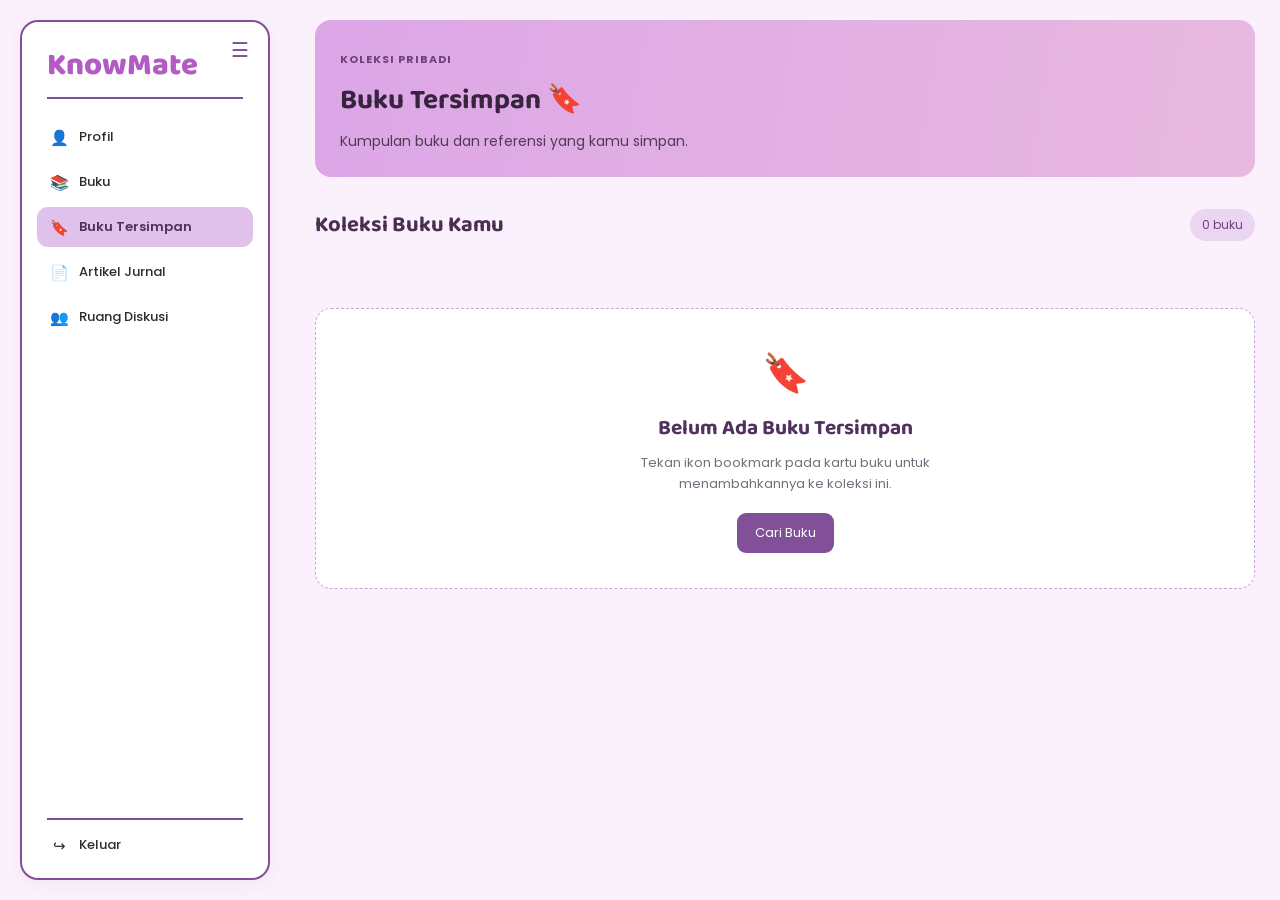
<file: saved-books.html>
<!DOCTYPE html>
<html lang="id">
<head>
    <meta charset="UTF-8">
    <meta name="viewport" content="width=device-width, initial-scale=1.0">

    <title>Buku Tersimpan - KnowMate</title>

    <link rel="preconnect" href="https://fonts.googleapis.com">
    <link rel="preconnect" href="https://fonts.gstatic.com" crossorigin>

    <link
        href="https://fonts.googleapis.com/css2?family=Baloo+2:wght@400;500;600;700;800&family=Poppins:wght@400;500;600;700&display=swap"
        rel="stylesheet"
    >

    <link rel="stylesheet" href="css/style.css">
</head>

<body class="dashboard-page">

    <!-- HEADER HP -->
    <header class="mobile-header">
        <button type="button" class="menu-button" id="menuButton">
            ☰
        </button>

        <div class="mobile-logo">KnowMate</div>

        <a href="profile.html" class="mobile-profile">👤</a>
    </header>

    <!-- SIDEBAR -->
    <aside class="sidebar" id="mainSidebar">

        <button
            type="button"
            class="sidebar-toggle"
            id="sidebarToggle"
            title="Buka/Tutup Sidebar"
        >
            ☰
        </button>

        <div class="sidebar-logo">
            <span class="sidebar-logo-text">KnowMate</span>
        </div>

        <nav class="sidebar-menu">

            <a href="profile.html" class="sidebar-link">
                <span class="sidebar-icon">👤</span>
                <span class="sidebar-text">Profil</span>
            </a>

            <a href="dashboard.html" class="sidebar-link">
                <span class="sidebar-icon">📚</span>
                <span class="sidebar-text">Buku</span>
            </a>

            <a href="saved-books.html" class="sidebar-link active">
                <span class="sidebar-icon">🔖</span>
                <span class="sidebar-text">Buku Tersimpan</span>
            </a>

            <a href="journals.html" class="sidebar-link">
                <span class="sidebar-icon">📄</span>
                <span class="sidebar-text">Artikel Jurnal</span>
            </a>

            <a href="discussion.html" class="sidebar-link">
                <span class="sidebar-icon">👥</span>
                <span class="sidebar-text">Ruang Diskusi</span>
            </a>

            <a href="index.html" class="sidebar-link logout-link">
                <span class="sidebar-icon">↪</span>
                <span class="sidebar-text">Keluar</span>
            </a>

        </nav>
    </aside>

    <!-- KONTEN UTAMA -->
    <main class="main-content saved-books-page">

        <section class="saved-books-header">
            <div>
                <span class="saved-books-label">KOLEKSI PRIBADI</span>
                <h1>Buku Tersimpan 🔖</h1>
                <p>
                    Kumpulan buku dan referensi yang kamu simpan.
                </p>
            </div>
        </section>

        <section class="saved-books-section">

            <div class="saved-books-heading">
                <h2>Koleksi Buku Kamu</h2>
                <span id="savedBookCount">0 buku</span>
            </div>

            <div class="book-container" id="savedBookContainer">
                <!-- Buku ditampilkan melalui JavaScript -->
            </div>

            <div class="saved-books-empty" id="savedBooksEmpty">
                <div class="saved-empty-icon">🔖</div>
                <h3>Belum Ada Buku Tersimpan</h3>
                <p>
                    Tekan ikon bookmark pada kartu buku untuk
                    menambahkannya ke koleksi ini.
                </p>
                <a href="dashboard.html" class="saved-back-button">
                    Cari Buku
                </a>
            </div>

        </section>

    </main>

    <script src="js/app.js"></script>

</body>
</html>
</file>
<file: css/style.css>
/* =========================================================
   KNOWMATE
   DASHBOARD STYLE
   ========================================================= */


/* =========================================================
   1. VARIABLE WARNA
   ========================================================= */

:root {

    --purple: #7b3f91;
    --purple-dark: #5d2d70;
    --purple-light: #c995d9;

    --pink: #e99bc5;
    --pink-light: #f2c7df;

    --background: #fbf1fc;

    --white: #ffffff;

    --text: #28232a;
    --text-light: #6f6671;

    --purple-card: #bd7bd1;
    --pink-card: #cf6d98;
    --blue-card: #aeb4df;
    --yellow-card: #f2d76d;
    --teal-card: #98ced1;
    --coral-card: #eca19b;

    --shadow:
        0 6px 14px rgba(84, 42, 98, 0.18);

}


/* =========================================================
   2. RESET
   ========================================================= */

* {

    margin: 0;

    padding: 0;

    box-sizing: border-box;

}


html {

    scroll-behavior: smooth;

}


body {

    font-family: "Poppins", sans-serif;

    background: var(--background);

    color: var(--text);

    min-height: 100vh;

}


a {

    text-decoration: none;

    color: inherit;

}


button,
select,
input {

    font-family: inherit;

}


/* =========================================================
   3. MOBILE HEADER
   ========================================================= */

.mobile-header {

    display: none;

}

/* =========================================
   GLOBAL KNOWMATE SIDEBAR
   ========================================= */

.sidebar {
    position: fixed;

    top: 20px;
    left: 20px;
    bottom: 20px;

    width: 225px;

    padding: 20px 15px;

    box-sizing: border-box;

    background: #ffffff;

    border: 2px solid #815098;
    border-radius: 18px;

    display: flex;
    flex-direction: column;

    z-index: 100;

    box-shadow: 0 5px 15px rgba(74, 38, 88, 0.05);
}


/* =========================================
   LOGO
   ========================================= */

.sidebar-logo {
    position: relative;

    padding: 2px 10px 15px;

    margin-bottom: 15px;

    color: #b35bc4;

    font-family: "Baloo 2", cursive;

    font-size: 31px;
    font-weight: 800;

    line-height: 1;

    text-align: left;
}


/* GARIS DI BAWAH LOGO */

.sidebar-logo::after {
    content: "";

    position: absolute;

    left: 10px;
    right: 10px;

    bottom: 0;

    height: 2px;

    background: #815098;
}


/* =========================================
   MENU
   ========================================= */

.sidebar-menu {
    display: flex;

    flex-direction: column;

    gap: 5px;

    flex: 1;
}


.sidebar-link {
    display: flex;

    align-items: center;

    gap: 10px;

    width: 100%;

    min-height: 40px;

    padding: 0 12px;

    box-sizing: border-box;

    border-radius: 11px;

    color: #302a32;

    text-decoration: none;

    font-family: "Poppins", sans-serif;

    font-size: 12px;
    font-weight: 500;

    transition: 0.2s ease;
}


.sidebar-link span {
    width: 20px;

    display: flex;

    align-items: center;
    justify-content: center;

    font-size: 15px;
}


/* HOVER */

.sidebar-link:hover {
    background: #f2e4f6;

    color: #6e397f;
}


/* MENU AKTIF */

.sidebar-link.active {
    background: #dfc1ec;

    color: #51315d;

    font-weight: 600;
}


/* =========================================
   KELUAR
   ========================================= */

.logout-link {
    position: relative;

    margin-top: auto;

    padding-top: 15px;

    border-radius: 0;

}


/* GARIS SEBELUM KELUAR */

.logout-link::before {
    content: "";

    position: absolute;

    left: 10px;
    right: 10px;

    top: 0;

    height: 2px;

    background: #815098;
}


.logout-link:hover {
    background: transparent;

    color: #7b3f91;
}


/* =========================================================
   5. MAIN CONTENT
   ========================================================= */

.main-content {
    margin-left: 265px;

    min-height: 100vh;

    padding: 20px 25px;

    box-sizing: border-box;

    background: #fbf1fc;
}


/* =========================================================
   6. WELCOME HEADER
   ========================================================= */

.welcome-section {

    min-height: 105px;

    padding: 15px 25px;

    border-radius: 16px;

    background:

        linear-gradient(

            100deg,

            #dca6e7,

            #e8b9df

        );

    display: flex;

    align-items: center;

    justify-content: space-between;

}


.welcome-text h1 {

    font-family: "Baloo 2", sans-serif;

    font-size: 26px;

    line-height: 1.15;

    font-weight: 700;

}


.welcome-text p {

    font-size: 17px;

    margin-top: 2px;

}


/* =========================================================
   7. ILUSTRASI LAPTOP
   ========================================================= */

.welcome-illustration {

    width: 150px;

    height: 90px;

    position: relative;

    margin-right: 20px;

}


.laptop {

    position: absolute;

    width: 105px;

    height: 65px;

    right: 15px;

    top: 2px;

}


.laptop-screen {

    width: 92px;

    height: 58px;

    background: #dbe2ef;

    border: 4px solid #4d5064;

    border-radius: 7px;

    display: flex;

    align-items: center;

    justify-content: center;

}


.screen-book {

    font-size: 25px;

}


.laptop-base {

    width: 115px;

    height: 8px;

    background: #606377;

    border-radius: 0 0 12px 12px;

    margin-left: -10px;

}


/* =========================================================
   8. SEARCH AREA
   ========================================================= */

.search-area {

    display: grid;

    grid-template-columns:

        minmax(200px, 1fr)

        minmax(200px, 1fr)

        120px;

    gap: 15px;

    align-items: end;

    margin-top: 25px;

}


.search-field label {

    display: block;

    font-family: "Baloo 2", sans-serif;

    font-size: 16px;

    margin-bottom: 4px;

}


.search-field select {

    width: 100%;

    height: 43px;

    padding: 0 14px;

    background: white;

    border: 2px solid #9b63a9;

    border-radius: 14px;

    color: #514951;

    outline: none;

    cursor: pointer;

}


.search-field select:focus {

    border-color: var(--purple);

}


/* SEARCH BUTTON */

.search-button {

    height: 43px;

    background: var(--purple);

    color: white;

    border: 0;

    border-radius: 13px;

    font-size: 13px;

    font-weight: 600;

    cursor: pointer;

    box-shadow: var(--shadow);

    transition: 0.2s ease;

}


.search-button:hover {

    background: var(--purple-dark);

    transform: translateY(-2px);

}


.search-icon {

    font-size: 21px;

    vertical-align: -2px;

    margin-right: 4px;

}


/* =========================================================
   9. SEMESTER
   ========================================================= */

.semester-section {

    margin-top: 12px;

}


.section-title {

    display: inline-block;

    background: #dfc0e8;

    padding: 3px 14px;

    border-radius: 14px;

    font-family: "Baloo 2", sans-serif;

    font-size: 18px;

    font-weight: 700;

}


.semester-list {

    display: flex;

    gap: 9px;

    margin-top: 6px;

    flex-wrap: wrap;

}


.semester-button {

    padding: 6px 15px;

    background: #e5abd5;

    color: var(--purple-dark);

    border: 0;

    border-radius: 18px;

    font-size: 11px;

    font-weight: 600;

    cursor: pointer;

    transition: 0.2s ease;

}


.semester-button:hover {

    background: #d797cc;

}


.semester-button.active {

    background: var(--purple);

    color: white;

}


/* =========================================================
   10. REKOMENDASI
   ========================================================= */

.recommendation-section {

    margin-top: 10px;

}


.section-heading {

    margin-bottom: 8px;

}


.section-heading h2 {

    display: inline-block;

    background: #dfc0e8;

    padding: 3px 14px;

    border-radius: 14px;

    font-family: "Baloo 2", sans-serif;

    font-size: 18px;

    font-weight: 700;

}

/* =========================================================
   11. BOOK CONTAINER
========================================================= */

.book-container {
    display: grid;

    grid-template-columns:
        repeat(6, minmax(130px, 1fr));

    gap: 16px;

    padding-top: 55px;
}


/* =========================================================
   12. BOOK CARD
========================================================= */

.book-card {
    position: relative;

    height: 184px;

    background: #ffffff;

    border: 2px solid #815098;

    border-radius: 12px;

    box-shadow:
        0 8px 12px rgba(74, 38, 88, 0.20);

    overflow: visible;

    cursor: pointer;

    transition: transform 0.2s ease,
                box-shadow 0.2s ease;
}


.book-card:hover {
    transform: translateY(-4px);

    box-shadow:
        0 11px 18px rgba(74, 38, 88, 0.25);
}


/* =========================================================
   13. COVER BUKU
========================================================= */

.book-cover {
    position: absolute;

    top: -55px;

    left: 19px;
    right: 19px;

    height: 114px;

    z-index: 2;
}


/* =========================================================
   WARNA COVER
========================================================= */

.cover-purple {
    background: #bd78d0;
}

.cover-pink {
    background: #d66c98;
}

.cover-blue {
    background: #a9addb;
}

.cover-yellow {
    background: #f4d76c;
}

.cover-teal {
    background: #94ced1;
}

.cover-coral {
    background: #ee9f99;
}


/* =========================================================
   BENTUK LIPATAN PUTIH
========================================================= */

.book-cover::after {
    content: "";

    position: absolute;

    left: 0;
    bottom: -1px;

    width: 32px;
    height: 27px;

    background: #ffffff;

    border-radius:
        0 15px 0 0;
}


/* =========================================================
   DESAIN GARIS BUKU
========================================================= */

.book-design {
    position: absolute;

    left: 14px;

    bottom: -9px;

    width: 82px;

    height: 34px;
}


/* GARIS */

.book-line {
    position: absolute;

    height: 3px;

    background: #ffffff;

    border-radius: 5px;
}


/* GARIS ATAS */

.line-one {
    width: 72px;

    top: 5px;

    left: 8px;
}


/* GARIS BAWAH */

.line-two {
    width: 52px;

    top: 16px;

    left: 18px;
}


/* =========================================================
   14. INFORMASI BUKU
========================================================= */

.book-information {
    position: absolute;

    left: 13px;
    right: 13px;

    bottom: 9px;

    z-index: 5;
}


.book-information h3 {
    font-family: "Poppins", sans-serif;

    font-size: 11px;

    font-weight: 700;

    line-height: 1.25;

    margin-bottom: 3px;
}


.book-information p {
    font-size: 9px;

    color: #55505a;
}


.book-information span {
    display: inline-block;

    margin-top: 7px;

    padding: 3px 18px;

    min-width: 72px;

    text-align: center;

    background: #dfc1e8;

    border-radius: 10px;

    color: #563062;

    font-size: 8px;
}


/* =========================================================
   WARNA LABEL TAHUN SESUAI COVER
========================================================= */

.book-card:nth-child(2)
.book-information span {
    background: #f0bad5;
}

.book-card:nth-child(3)
.book-information span {
    background: #c6c8e7;
}

.book-card:nth-child(4)
.book-information span {
    background: #f7dfa0;
}

.book-card:nth-child(5)
.book-information span {
    background: #b8dcde;
}

.book-card:nth-child(6)
.book-information span {
    background: #f2b9b5;
}


/* =========================================================
   RESPONSIVE
========================================================= */

@media (max-width: 1100px) {

    .book-container {
        grid-template-columns:
            repeat(4, minmax(130px, 1fr));
    }

}


@media (max-width: 800px) {

    .book-container {
        grid-template-columns:
            repeat(3, 1fr);

        gap: 12px;

        padding-top: 50px;
    }

    .book-card {
        height: 175px;
    }

    .book-cover {
        top: -51px;

        left: 14px;
        right: 14px;

        height: 105px;
    }

}


@media (max-width: 500px) {

    .book-container {
        grid-template-columns:
            repeat(2, 1fr);

        gap: 10px;

        padding-top: 48px;
    }

    .book-card {
        height: 170px;
    }

    .book-cover {
        top: -48px;

        left: 12px;
        right: 12px;

        height: 100px;
    }

    .book-information {
        left: 9px;
        right: 9px;
    }

    .book-information h3 {
        font-size: 10px;
    }

    .book-information p {
        font-size: 8px;
    }

    .book-information span {
        font-size: 7px;

        padding: 3px 14px;
    }

}


/* =========================================================
   15. TAMBAH REFERENSI
   ========================================================= */

.add-reference-button {

    position: fixed;

    right: 30px;

    bottom: 25px;

    width: 72px;

    height: 72px;

    background: #d86eb5;

    border: 3px solid #f4b9db;

    border-radius: 50%;

    color: white;

    display: flex;

    flex-direction: column;

    align-items: center;

    justify-content: center;

    box-shadow:
        0 5px 15px
        rgba(112, 49, 102, .25);

    transition: 0.2s ease;

    z-index: 50;

}


.add-reference-button:hover {

    transform: scale(1.07);

}


.plus {

    font-size: 28px;

    line-height: 20px;

    font-weight: 300;

}


.add-reference-text {

    font-family: "Baloo 2", sans-serif;

    font-size: 8px;

    line-height: 1;

    text-align: center;

}


/* =========================================================
   16. TABLET
   ========================================================= */

@media (max-width: 1100px) {


    .sidebar {

        width: 185px;

        left: 18px;

    }


    .main-content {

        margin-left: 225px;

        padding-left: 20px;

        padding-right: 20px;

    }


    .book-container {

        grid-template-columns:

            repeat(

                4,

                minmax(130px, 1fr)

            );

    }


}


/* =========================================================
   17. MOBILE
   ========================================================= */

@media (max-width: 800px) {


    /* MOBILE HEADER */

    .mobile-header {

        display: flex;

        position: sticky;

        top: 0;

        height: 60px;

        background: white;

        align-items: center;

        justify-content: space-between;

        padding: 0 16px;

        z-index: 200;

        box-shadow:
            0 3px 12px
            rgba(0,0,0,.08);

    }


    .menu-button {

        background: transparent;

        font-size: 25px;

        color: var(--purple);

        cursor: pointer;

    }


    .mobile-logo {

        font-family: "Baloo 2", sans-serif;

        font-size: 28px;

        font-weight: 800;

        color: #c45fd3;

    }


    .mobile-profile {

        color: var(--purple);

        font-size: 23px;

    }


    /* SIDEBAR */

    .sidebar {

        top: 65px;

        left: 10px;

        bottom: 10px;

        width: 200px;

        transform: translateX(-120%);

        transition: .25s ease;

    }


    .sidebar.open {

        transform: translateX(0);

    }


    /* MAIN */

    .main-content {

        margin-left: 0;

        padding:

            15px

            15px

            100px;

    }


    /* HEADER */

    .welcome-section {

        min-height: 100px;

        padding: 16px;

    }


    .welcome-text h1 {

        font-size: 21px;

    }


    .welcome-text p {

        font-size: 13px;

    }


    .welcome-illustration {

        display: none;

    }


    /* SEARCH */

    .search-area {

        grid-template-columns: 1fr;

        gap: 10px;

        margin-top: 18px;

    }


    .search-button {

        width: 100%;

    }


    /* BOOK */

    .book-container {

        grid-template-columns:

            repeat(

                3,

                1fr

            );

        gap: 10px;

    }


    .book-cover {

        height: 105px;

        margin-left: 10px;

        margin-right: 10px;

    }


    .book-information {

        padding: 7px;

    }


    .book-information h3 {

        font-size: 10px;

    }


    .book-symbol {

        font-size: 32px;

    }


}


/* =========================================================
   18. HP KECIL
   ========================================================= */

@media (max-width: 500px) {


    .book-container {

        grid-template-columns:

            repeat(

                2,

                1fr

            );

    }


    .semester-list {

        gap: 6px;

    }


    .semester-button {

        padding:

            6px 10px;

        font-size: 10px;

    }


    .section-heading h2 {

        font-size: 16px;

    }


    .section-title {

        font-size: 16px;

    }


    .add-reference-button {

        right: 18px;

        bottom: 18px;

        width: 65px;

        height: 65px;

    }


}

/* =========================================
   LANDING PAGE
   ========================================= */

.landing-page {
    margin: 0;
    min-height: 100vh;
    background: #fbf1fc;
    color: #28232a;
    font-family: "Poppins", sans-serif;
}

/* NAVBAR */

.landing-navbar {
    width: 100%;
    height: 78px;
    padding: 0 7%;
    display: flex;
    align-items: center;
    justify-content: space-between;
    box-sizing: border-box;
    background: rgba(255, 255, 255, 0.9);
    border-bottom: 1px solid #ead7ee;
}

.landing-logo {
    font-family: "Baloo 2", cursive;
    font-size: 34px;
    font-weight: 800;
    color: #7b3f91;
}

.landing-nav-buttons {
    display: flex;
    align-items: center;
    gap: 12px;
}

.landing-login,
.landing-register {
    text-decoration: none;
    font-size: 14px;
    font-weight: 600;
    padding: 10px 22px;
    border-radius: 12px;
    transition: 0.2s ease;
}

.landing-login {
    color: #7b3f91;
}

.landing-login:hover {
    background: #f3e5f7;
}

.landing-register {
    color: white;
    background: #7b3f91;
    box-shadow: 0 5px 12px rgba(123, 63, 145, 0.2);
}

.landing-register:hover {
    background: #5d2d70;
    transform: translateY(-2px);
}

/* HERO */

.landing-hero {
    width: 86%;
    max-width: 1200px;
    min-height: 570px;
    margin: 0 auto;
    display: grid;
    grid-template-columns: 1.05fr 0.95fr;
    align-items: center;
    gap: 40px;
}

.landing-content {
    padding: 50px 0;
}

.landing-label {
    display: inline-block;
    padding: 8px 17px;
    margin-bottom: 18px;
    border-radius: 20px;
    background: #ead7f0;
    color: #6c397d;
    font-size: 12px;
    font-weight: 600;
}

.landing-content h1 {
    margin: 0;
    max-width: 620px;
    font-family: "Baloo 2", cursive;
    font-size: clamp(42px, 5vw, 64px);
    line-height: 1.05;
    font-weight: 800;
    color: #332638;
}

.landing-content h1 span {
    color: #a657b9;
}

.landing-content > p {
    max-width: 560px;
    margin: 22px 0 30px;
    color: #706773;
    font-size: 15px;
    line-height: 1.8;
}

.landing-buttons {
    display: flex;
    align-items: center;
    gap: 18px;
    flex-wrap: wrap;
}

.landing-main-button {
    display: inline-block;
    padding: 13px 25px;
    border-radius: 13px;
    background: #7b3f91;
    color: white;
    text-decoration: none;
    font-size: 14px;
    font-weight: 600;
    box-shadow: 0 7px 16px rgba(123, 63, 145, 0.22);
    transition: 0.2s ease;
}

.landing-main-button:hover {
    background: #5d2d70;
    transform: translateY(-2px);
}

.landing-text-button {
    color: #7b3f91;
    text-decoration: none;
    font-size: 13px;
    font-weight: 600;
}

.landing-text-button:hover {
    text-decoration: underline;
}

/* HERO ILLUSTRATION */

.landing-illustration {
    position: relative;
    width: 100%;
    height: 420px;
    display: flex;
    align-items: center;
    justify-content: center;
}

.landing-circle {
    position: absolute;
    width: 360px;
    height: 360px;
    border-radius: 50%;
    background: linear-gradient(
        145deg,
        #f2c7df,
        #d9b7e7
    );
}

.landing-book {
    position: relative;
    width: 270px;
    height: 205px;
    transform: rotate(-5deg);
    filter: drop-shadow(0 15px 20px rgba(78, 45, 89, 0.2));
}

.landing-book-cover {
    position: absolute;
    left: 0;
    top: 0;
    width: 185px;
    height: 205px;
    border-radius: 12px 5px 5px 12px;
    background: linear-gradient(
        145deg,
        #9d55b0,
        #713a89
    );
    padding: 25px;
    box-sizing: border-box;
}

.landing-book-cover::before {
    content: "";
    position: absolute;
    left: 15px;
    top: 0;
    width: 5px;
    height: 100%;
    border-radius: 5px;
    background: rgba(255,255,255,0.2);
}

.landing-book-title {
    color: white;
    font-family: "Baloo 2", cursive;
    font-size: 30px;
    font-weight: 800;
    line-height: 1;
    margin-top: 25px;
}

.landing-book-line {
    width: 85px;
    height: 4px;
    margin-top: 18px;
    border-radius: 5px;
    background: white;
}

.landing-book-line.small {
    width: 60px;
    margin-top: 9px;
    opacity: 0.7;
}

.landing-book-page {
    position: absolute;
    right: 0;
    top: 7px;
    width: 100px;
    height: 190px;
    border-radius: 4px 13px 13px 4px;
    background: #fff;
    padding: 35px 18px;
    box-sizing: border-box;
}

.landing-book-page div {
    height: 5px;
    margin-bottom: 13px;
    border-radius: 5px;
    background: #e4d7e8;
}

.landing-book-page div:nth-child(1) {
    width: 70px;
}

.landing-book-page div:nth-child(2) {
    width: 52px;
}

.landing-book-page div:nth-child(3) {
    width: 65px;
}

/* FLOATING ELEMENTS */

.landing-floating {
    position: absolute;
    width: 54px;
    height: 54px;
    display: flex;
    align-items: center;
    justify-content: center;
    border-radius: 16px;
    background: white;
    box-shadow: 0 8px 20px rgba(84, 42, 98, 0.15);
    font-size: 24px;
}

.floating-one {
    top: 70px;
    right: 60px;
}

.floating-two {
    bottom: 70px;
    left: 65px;
}

/* INFO CARDS */

.landing-info {
    width: 86%;
    max-width: 1200px;
    margin: 20px auto 80px;
    display: grid;
    grid-template-columns: repeat(3, 1fr);
    gap: 20px;
}

.landing-info-card {
    padding: 26px;
    background: white;
    border: 1px solid #ead7ee;
    border-radius: 18px;
    box-shadow: 0 7px 18px rgba(84, 42, 98, 0.07);
}

.landing-info-card span {
    color: #a657b9;
    font-size: 13px;
    font-weight: 700;
}

.landing-info-card h3 {
    margin: 9px 0 7px;
    font-size: 17px;
    color: #382c3b;
}

.landing-info-card p {
    margin: 0;
    color: #766d78;
    font-size: 12px;
    line-height: 1.7;
}

/* FOOTER */

.landing-footer {
    padding: 35px 7%;
    text-align: center;
    background: #6e397f;
    color: white;
}

.landing-footer-logo {
    font-family: "Baloo 2", cursive;
    font-size: 28px;
    font-weight: 800;
}

.landing-footer p {
    max-width: 500px;
    margin: 5px auto 15px;
    color: #eadff0;
    font-size: 12px;
    line-height: 1.6;
}

.landing-footer small {
    color: #d7c4df;
    font-size: 10px;
}

/* =========================================
   RESPONSIVE
   ========================================= */

@media (max-width: 900px) {

    .landing-hero {
        grid-template-columns: 1fr;
        text-align: center;
        padding-top: 40px;
        padding-bottom: 40px;
    }

    .landing-content {
        padding: 20px 0 0;
    }

    .landing-content > p {
        margin-left: auto;
        margin-right: auto;
    }

    .landing-buttons {
        justify-content: center;
    }

    .landing-illustration {
        height: 350px;
    }

    .landing-circle {
        width: 300px;
        height: 300px;
    }

    .landing-info {
        grid-template-columns: 1fr;
        max-width: 600px;
    }
}

@media (max-width: 600px) {

    .landing-navbar {
        height: 68px;
        padding: 0 5%;
    }

    .landing-logo {
        font-size: 28px;
    }

    .landing-login,
    .landing-register {
        padding: 8px 13px;
        font-size: 12px;
    }

    .landing-hero {
        width: 90%;
        min-height: auto;
    }

    .landing-content h1 {
        font-size: 39px;
    }

    .landing-content > p {
        font-size: 13px;
    }

    .landing-illustration {
        height: 300px;
    }

    .landing-circle {
        width: 245px;
        height: 245px;
    }

    .landing-book {
        transform: scale(0.78) rotate(-5deg);
    }

    .floating-one {
        top: 30px;
        right: 15px;
    }

    .floating-two {
        bottom: 30px;
        left: 15px;
    }

    .landing-info {
        width: 90%;
        margin-bottom: 50px;
    }

    .landing-info-card {
        padding: 21px;
    }
}

/* =========================================
   AUTH PAGE
   LOGIN & REGISTER
   ========================================= */

.auth-page {
    margin: 0;
    min-height: 100vh;
    background: #fbf1fc;
    font-family: "Poppins", sans-serif;
    color: #28232a;
}

.auth-container {
    min-height: 100vh;
    display: grid;
    grid-template-columns: 1fr 1fr;
}

/* =========================================
   AUTH INTRO
   ========================================= */

.auth-intro {
    position: relative;
    overflow: hidden;
    padding: 45px 8%;
    background: linear-gradient(
        145deg,
        #7b3f91,
        #a65bb5
    );
    color: white;
}

.auth-logo {
    position: relative;
    z-index: 5;
    color: white;
    text-decoration: none;
    font-family: "Baloo 2", cursive;
    font-size: 34px;
    font-weight: 800;
}

.auth-intro-content {
    position: relative;
    z-index: 5;
    max-width: 520px;
    margin-top: 115px;
}

.auth-label {
    display: inline-block;
    padding: 8px 16px;
    border-radius: 20px;
    background: rgba(255,255,255,0.16);
    font-size: 12px;
    font-weight: 600;
}

.auth-intro-content h1 {
    margin: 20px 0 15px;
    font-family: "Baloo 2", cursive;
    font-size: clamp(42px, 4vw, 60px);
    line-height: 1.05;
    font-weight: 800;
}

.auth-intro-content h1 span {
    display: block;
    color: #f3c9df;
}

.auth-intro-content p {
    max-width: 470px;
    color: #f1e5f4;
    font-size: 14px;
    line-height: 1.8;
}


/* =========================================
   DECORATION
   ========================================= */

.auth-decoration {
    position: absolute;
    right: -50px;
    bottom: -40px;
    width: 430px;
    height: 330px;
}

.auth-decoration-circle {
    position: absolute;
    width: 330px;
    height: 330px;
    right: 30px;
    bottom: -70px;
    border-radius: 50%;
    background: rgba(255,255,255,0.08);
}

.auth-mini-book {
    position: absolute;
    z-index: 2;
    right: 80px;
    bottom: 45px;
    width: 210px;
    height: 145px;
    transform: rotate(-8deg);
    filter: drop-shadow(
        0 15px 20px rgba(40, 20, 50, 0.2)
    );
}

.auth-mini-cover {
    position: absolute;
    left: 0;
    width: 140px;
    height: 145px;
    padding: 25px;
    box-sizing: border-box;
    border-radius: 10px 3px 3px 10px;
    background: #f1c8df;
}

.auth-mini-cover strong {
    color: #7b3f91;
    font-family: "Baloo 2", cursive;
    font-size: 25px;
}

.auth-mini-page {
    position: absolute;
    right: 0;
    top: 5px;
    width: 85px;
    height: 135px;
    padding: 30px 14px;
    box-sizing: border-box;
    border-radius: 3px 10px 10px 3px;
    background: white;
}

.auth-mini-page div {
    height: 4px;
    margin-bottom: 10px;
    border-radius: 5px;
    background: #dfd2e4;
}


/* =========================================
   FORM SECTION
   ========================================= */

.auth-form-section {
    display: flex;
    align-items: center;
    justify-content: center;
    padding: 40px;
    background: #fbf1fc;
}

.auth-form-box {
    width: 100%;
    max-width: 420px;
    padding: 45px;
    background: white;
    border: 1px solid #ead7ee;
    border-radius: 22px;
    box-shadow: 0 12px 30px rgba(84,42,98,0.08);
    box-sizing: border-box;
}

.auth-form-header {
    margin-bottom: 28px;
}

.auth-form-header h2 {
    margin: 0 0 7px;
    font-family: "Baloo 2", cursive;
    color: #39283f;
    font-size: 31px;
    font-weight: 800;
}

.auth-form-header p {
    margin: 0;
    color: #766d78;
    font-size: 12px;
}


/* =========================================
   FORM INPUT
   ========================================= */

.form-group {
    margin-bottom: 18px;
}

.form-group label {
    display: block;
    margin-bottom: 7px;
    color: #413747;
    font-size: 12px;
    font-weight: 600;
}

.form-group input {
    width: 100%;
    height: 46px;
    padding: 0 14px;
    box-sizing: border-box;
    border: 1px solid #ddcce2;
    border-radius: 11px;
    outline: none;
    background: #fff;
    color: #332a36;
    font-family: "Poppins", sans-serif;
    font-size: 12px;
    transition: 0.2s ease;
}

.form-group input::placeholder {
    color: #aaa1ad;
}

.form-group input:focus {
    border-color: #9b59b2;
    box-shadow: 0 0 0 3px rgba(155,89,178,0.1);
}


/* =========================================
   AUTH OPTIONS
   ========================================= */

.auth-options {
    display: flex;
    align-items: center;
    justify-content: space-between;
    margin: 3px 0 22px;
}

.remember-me {
    display: flex;
    align-items: center;
    gap: 7px;
    color: #756d78;
    font-size: 11px;
    cursor: pointer;
}

.remember-me input {
    accent-color: #7b3f91;
}

.forgot-password {
    color: #7b3f91;
    text-decoration: none;
    font-size: 11px;
    font-weight: 600;
}

.forgot-password:hover {
    text-decoration: underline;
}


/* =========================================
   SUBMIT BUTTON
   ========================================= */

.auth-submit-button {
    width: 100%;
    height: 47px;
    border: none;
    border-radius: 11px;
    background: #7b3f91;
    color: white;
    font-family: "Poppins", sans-serif;
    font-size: 13px;
    font-weight: 600;
    cursor: pointer;
    box-shadow: 0 7px 15px rgba(123,63,145,0.2);
    transition: 0.2s ease;
}

.auth-submit-button:hover {
    background: #5d2d70;
    transform: translateY(-1px);
}


/* =========================================
   DIVIDER
   ========================================= */

.auth-divider {
    position: relative;
    display: flex;
    align-items: center;
    justify-content: center;
    margin: 25px 0;
}

.auth-divider::before {
    content: "";
    position: absolute;
    width: 100%;
    height: 1px;
    background: #eadfeD;
}

.auth-divider span {
    position: relative;
    padding: 0 12px;
    background: white;
    color: #aaa1ad;
    font-size: 10px;
}


/* =========================================
   REGISTER LINK
   ========================================= */

.auth-register-link {
    text-align: center;
}

.auth-register-link p {
    margin: 0;
    color: #766d78;
    font-size: 11px;
}

.auth-register-link a {
    color: #7b3f91;
    font-weight: 700;
    text-decoration: none;
}

.auth-register-link a:hover {
    text-decoration: underline;
}

.back-home {
    display: block;
    margin-top: 25px;
    color: #9a8d9f;
    text-align: center;
    text-decoration: none;
    font-size: 10px;
}

.back-home:hover {
    color: #7b3f91;
}


/* =========================================
   RESPONSIVE
   ========================================= */

@media (max-width: 900px) {

    .auth-container {
        grid-template-columns: 1fr;
    }

    .auth-intro {
        min-height: 330px;
        padding: 30px 7%;
    }

    .auth-intro-content {
        margin-top: 55px;
        max-width: 600px;
    }

    .auth-intro-content h1 {
        font-size: 42px;
    }

    .auth-intro-content p {
        max-width: 520px;
    }

    .auth-decoration {
        display: none;
    }

    .auth-form-section {
        padding: 40px 20px;
    }
}


@media (max-width: 600px) {

    .auth-intro {
        min-height: 290px;
        padding: 25px 7%;
    }

    .auth-logo {
        font-size: 29px;
    }

    .auth-intro-content {
        margin-top: 45px;
    }

    .auth-label {
        font-size: 10px;
        padding: 7px 13px;
    }

    .auth-intro-content h1 {
        margin-top: 14px;
        font-size: 34px;
    }

    .auth-intro-content p {
        font-size: 11px;
        line-height: 1.6;
    }

    .auth-form-section {
        padding: 25px 15px;
    }

    .auth-form-box {
        padding: 30px 23px;
        border-radius: 18px;
    }

    .auth-form-header h2 {
        font-size: 27px;
    }
}
/* =========================================
   LOGIN - DESKTOP TOP PURPLE LAYOUT
   ========================================= */

.auth-container {
    min-height: 100vh;
    display: block;
    background: #fbf1fc;
}


/* =========================================
   BAGIAN UNGU DI ATAS
   ========================================= */

.auth-intro {
    position: relative;
    width: 100%;
    min-height: 330px;
    padding: 35px 7%;
    box-sizing: border-box;
    overflow: hidden;

    background: linear-gradient(
        110deg,
        #7b3f91,
        #a65bb5
    );

    color: white;
}


/* LOGO */

.auth-logo {
    position: relative;
    z-index: 10;

    display: inline-block;

    color: white;
    text-decoration: none;

    font-family: "Baloo 2", cursive;
    font-size: 34px;
    font-weight: 800;
}


/* ISI BAGIAN UNGU */

.auth-intro-content {
    position: relative;
    z-index: 5;

    max-width: 650px;
    margin-top: 55px;
}

.auth-label {
    display: inline-block;

    padding: 7px 16px;

    border-radius: 20px;

    background: rgba(255,255,255,0.16);

    font-size: 11px;
    font-weight: 600;
}

.auth-intro-content h1 {
    margin: 14px 0 10px;

    font-family: "Baloo 2", cursive;
    font-size: 42px;
    line-height: 1.05;
    font-weight: 800;
}

.auth-intro-content h1 span {
    display: inline;
    color: #f3c9df;
}

.auth-intro-content p {
    max-width: 580px;

    margin: 0;

    color: #f3e7f6;

    font-size: 13px;
    line-height: 1.7;
}


/* =========================================
   ILUSTRASI BUKU
   ========================================= */

.auth-decoration {
    position: absolute;

    right: 7%;
    bottom: -45px;

    width: 350px;
    height: 300px;
}

.auth-decoration-circle {
    position: absolute;

    width: 300px;
    height: 300px;

    right: 0;
    bottom: -80px;

    border-radius: 50%;

    background: rgba(255,255,255,0.09);
}

.auth-mini-book {
    position: absolute;

    right: 55px;
    bottom: 35px;

    width: 210px;
    height: 145px;

    transform: rotate(-7deg);

    filter: drop-shadow(
        0 15px 20px rgba(40,20,50,0.2)
    );
}

.auth-mini-cover {
    position: absolute;

    left: 0;

    width: 140px;
    height: 145px;

    padding: 25px;

    box-sizing: border-box;

    border-radius: 10px 3px 3px 10px;

    background: #f1c8df;
}

.auth-mini-cover strong {
    color: #7b3f91;

    font-family: "Baloo 2", cursive;
    font-size: 25px;
}

.auth-mini-page {
    position: absolute;

    right: 0;
    top: 5px;

    width: 85px;
    height: 135px;

    padding: 30px 14px;

    box-sizing: border-box;

    border-radius: 3px 10px 10px 3px;

    background: white;
}

.auth-mini-page div {
    height: 4px;

    margin-bottom: 10px;

    border-radius: 5px;

    background: #dfd2e4;
}


/* =========================================
   FORM LOGIN DI BAWAH
   ========================================= */

.auth-form-section {
    display: flex;

    align-items: flex-start;
    justify-content: center;

    width: 100%;

    padding: 55px 20px 70px;

    box-sizing: border-box;

    background: #fbf1fc;
}

.auth-form-box {
    width: 100%;
    max-width: 470px;

    padding: 38px 45px;

    box-sizing: border-box;

    background: white;

    border: 1px solid #ead7ee;
    border-radius: 22px;

    box-shadow:
        0 12px 30px rgba(84,42,98,0.08);
}


/* =========================================
   FORM HEADER
   ========================================= */

.auth-form-header {
    margin-bottom: 25px;
}

.auth-form-header h2 {
    margin: 0 0 6px;

    color: #39283f;

    font-family: "Baloo 2", cursive;
    font-size: 30px;
    font-weight: 800;
}

.auth-form-header p {
    margin: 0;

    color: #766d78;

    font-size: 12px;
}


/* =========================================
   RESPONSIVE TABLET
   ========================================= */

@media (max-width: 900px) {

    .auth-intro {
        min-height: 310px;
        padding: 30px 6%;
    }

    .auth-logo {
        font-size: 30px;
    }

    .auth-intro-content {
        margin-top: 45px;
    }

    .auth-intro-content h1 {
        font-size: 38px;
    }

    .auth-intro-content p {
        max-width: 500px;
    }

    .auth-decoration {
        right: 2%;
        transform: scale(0.8);
        transform-origin: bottom right;
    }

    .auth-form-section {
        padding: 45px 20px 60px;
    }
}


/* =========================================
   MOBILE
   ========================================= */

@media (max-width: 600px) {

    .auth-intro {
        min-height: 300px;
        padding: 25px 6%;
    }

    .auth-logo {
        font-size: 28px;
    }

    .auth-intro-content {
        margin-top: 42px;
        max-width: 100%;
    }

    .auth-label {
        padding: 6px 13px;
        font-size: 9px;
    }

    .auth-intro-content h1 {
        margin-top: 12px;
        font-size: 32px;
    }

    .auth-intro-content p {
        max-width: 90%;
        font-size: 11px;
        line-height: 1.6;
    }

    .auth-decoration {
        display: none;
    }

    .auth-form-section {
        padding: 30px 15px 50px;
    }

    .auth-form-box {
        max-width: 430px;
        padding: 30px 22px;
        border-radius: 18px;
    }

    .auth-form-header h2 {
        font-size: 27px;
    }
}

/* =========================================
   REGISTER PAGE
   ========================================= */

.register-form-box {
    max-width: 520px;
}

.register-form-box .form-group {
    margin-bottom: 14px;
}

.register-form-box .form-group input,
.register-form-box .form-group select {
    width: 100%;
    height: 44px;
    padding: 0 13px;
    box-sizing: border-box;

    border: 1px solid #ddcce2;
    border-radius: 10px;

    outline: none;
    background: white;

    color: #332a36;

    font-family: "Poppins", sans-serif;
    font-size: 12px;

    transition: 0.2s ease;
}

.register-form-box .form-group select {
    cursor: pointer;
}

.register-form-box .form-group input:focus,
.register-form-box .form-group select:focus {
    border-color: #9b59b2;

    box-shadow:
        0 0 0 3px rgba(155,89,178,0.1);
}


/* =========================================
   REGISTER RESPONSIVE
   ========================================= */

@media (max-width: 600px) {

    .register-form-box {
        padding: 28px 20px;
    }

    .register-form-box .form-group {
        margin-bottom: 13px;
    }

    .register-form-box .form-group input,
    .register-form-box .form-group select {
        height: 43px;
        font-size: 11px;
    }
}
/* =========================================
   RESULTS PAGE
   ========================================= */

.results-page {
    min-height: 100vh;
}


/* HEADER */

.results-header {
    display: flex;
    align-items: flex-end;
    justify-content: space-between;

    gap: 30px;

    margin-bottom: 25px;
}

.results-label {
    display: inline-block;

    margin-bottom: 8px;

    color: #9a59ae;

    font-size: 10px;
    font-weight: 700;
    letter-spacing: 1px;
}

.results-header h1 {
    margin: 0;

    font-family: "Baloo 2", cursive;
    font-size: 38px;
    line-height: 1;

    color: #39283f;
}

.results-header p {
    margin: 10px 0 0;

    color: #766d78;

    font-size: 12px;
}

.back-search-button {
    flex-shrink: 0;

    padding: 10px 17px;

    border-radius: 10px;

    background: white;

    border: 1px solid #dfcce5;

    color: #7b3f91;

    text-decoration: none;

    font-size: 11px;
    font-weight: 600;
}


/* FILTER */

.results-filter {
    display: grid;
    grid-template-columns: repeat(3, 1fr);

    gap: 15px;

    margin-bottom: 35px;
}

.filter-item {
    padding: 15px 18px;

    background: white;

    border: 1px solid #ead7ee;
    border-radius: 13px;
}

.filter-item small {
    display: block;

    margin-bottom: 5px;

    color: #938996;

    font-size: 9px;
}

.filter-item strong {
    display: block;

    color: #49354f;

    font-size: 12px;
}


/* SECTION */

.results-section-header {
    display: flex;
    align-items: center;
    justify-content: space-between;

    margin-bottom: 55px;
}

.results-section-header h2 {
    margin: 0;

    font-family: "Baloo 2", cursive;

    color: #39283f;

    font-size: 25px;
}

.results-section-header p {
    margin: 3px 0 0;

    color: #857987;

    font-size: 10px;
}

.result-count {
    padding: 7px 13px;

    border-radius: 20px;

    background: #ead7f0;

    color: #6f397f;

    font-size: 9px;
    font-weight: 600;
}


/* GRID */


.results-grid {
    display: grid;
    grid-template-columns: repeat(7, minmax(0, 1fr));
    gap: 42px 10px;
    align-items: stretch;
}


/* REFERENCE CARD */

.reference-card {
    position: relative;
    min-width: 0;
    min-height: 220px;
    padding: 55px 8px 10px;
    box-sizing: border-box;
    background: white;
    border: 1px solid #815098;
    border-radius: 10px;
    box-shadow: 0 5px 12px rgba(74, 38, 88, 0.12);
    transition: 0.2s ease;
}

.reference-card:hover {
    transform: translateY(-3px);
    box-shadow: 0 8px 16px rgba(74, 38, 88, 0.18);
}


/* COVER */

.reference-cover {
    position: absolute;
    top: -30px;
    left: 12px;
    right: 12px;
    height: 75px;
    border-radius: 4px;
    box-shadow: 0 4px 8px rgba(60, 30, 70, 0.12);
}

.reference-cover::after {
    content: "";

    position: absolute;

    left: 0;
    bottom: -1px;

    width: 28px;
    height: 23px;

    background: white;

    border-radius: 0 14px 0 0;
}


/* COVER COLORS */

.reference-cover.cover-purple {
    background: #bd78d0;
}

.reference-cover.cover-pink {
    background: #d66c98;
}

.reference-cover.cover-blue {
    background: #a9addb;
}

.reference-cover.cover-yellow {
    background: #f4d76c;
}

.reference-cover.cover-teal {
    background: #94ced1;
}

.reference-cover.cover-coral {
    background: #ee9f99;
}


/* BOOK DESIGN */

.reference-book-design {
    position: absolute;

    left: 15px;
    bottom: 12px;

    color: white;
}

.reference-book-design strong {
    display: block;

    font-family: "Baloo 2", cursive;

    font-size: 13px;
    line-height: 1;
}

.reference-book-design span {
    display: block;

    margin-top: 3px;

    font-size: 8px;

    opacity: 0.9;
}


/* INFO */

.reference-info {
    position: relative;
}

.reference-type {
    display: inline-block;

    padding: 4px 9px;

    border-radius: 10px;

    background: #ead7f0;

    color: #6d397c;

    font-size: 7px;
    font-weight: 700;
}

.reference-info h3 {
    margin: 8px 0 2px;

    color: #3d3042;

    font-family: "Poppins", sans-serif;

    font-size: 13px;
    font-weight: 700;
}

.reference-author {
    margin: 0;

    color: #887d8b;

    font-size: 9px;
}

.reference-description {
    min-height: 32px;

    margin: 9px 0 12px;

    color: #746b77;

    font-size: 9px;
    line-height: 1.5;
}


/* BUTTON */

.reference-button {
    display: inline-block;

    padding: 7px 12px;

    border-radius: 8px;

    background: #7b3f91;

    color: white;

    text-decoration: none;

    font-size: 8px;
    font-weight: 600;
}

.reference-button:hover {
    background: #5d2d70;
}


/* =========================================
   RESULTS RESPONSIVE
   ========================================= */

@media (max-width: 1000px) {

    .results-grid {
        grid-template-columns:
            repeat(2, minmax(210px, 1fr));
    }

}


@media (max-width: 700px) {

    .results-header {
        align-items: flex-start;

        flex-direction: column;
    }

    .results-header h1 {
        font-size: 32px;
    }

    .results-filter {
        grid-template-columns: 1fr;
    }

    .results-grid {
        grid-template-columns: 1fr;
    }

    .results-section-header {
        align-items: flex-start;

        gap: 10px;

        flex-direction: column;
    }

}


@media (max-width: 500px) {

    .reference-card {
        max-width: 100%;
    }

}

/* =========================================
   RUANG DISKUSI - CHAT STYLE
   ========================================= */

.discussion-page {
    min-height: 100vh;
}


/* =========================================
   JUDUL
   ========================================= */

.discussion-title {
    margin-bottom: 8px;
}

.discussion-title h1 {
    margin: 0;

    color: #241d28;

    font-family: "Baloo 2", cursive;
    font-size: 27px;
    font-weight: 800;

    line-height: 1;
}

.discussion-title p {
    margin: 4px 0 8px;

    color: #4d4650;

    font-size: 13px;
}


/* =========================================
   CHAT BOX
   ========================================= */

.discussion-chat {
    width: 100%;
    height: calc(100vh - 125px);

    min-height: 430px;

    display: flex;
    flex-direction: column;

    box-sizing: border-box;

    border: 2px solid #815098;
    border-radius: 15px;

    background: #fff;

    overflow: hidden;
}


/* =========================================
   AREA PESAN
   ========================================= */

.discussion-messages {
    flex: 1;

    padding: 18px 18px 12px;

    overflow-y: auto;

    background: #fff;
}


/* =========================================
   MESSAGE ROW
   ========================================= */

.message-row {
    display: flex;
    align-items: flex-start;

    gap: 9px;

    margin-bottom: 12px;
}

.message-avatar {
    width: 37px;
    height: 37px;

    flex-shrink: 0;

    display: flex;
    align-items: center;
    justify-content: center;

    border-radius: 50%;

    font-family: "Baloo 2", cursive;
    font-size: 15px;
    font-weight: 700;
}

.avatar-ilham {
    background: #e5d1ef;
    color: #70407f;
}

.avatar-cindy {
    background: #f3c9d8;
    color: #9c496d;
}


/* =========================================
   MESSAGE CONTENT
   ========================================= */

.message-content {
    max-width: 70%;
}

.message-name {
    margin-bottom: 4px;

    color: #201b22;

    font-size: 9px;
    font-weight: 700;
}

.message-name span {
    font-weight: 600;
}

.message-name time {
    margin-left: 7px;

    color: #716a72;

    font-size: 8px;
    font-weight: 400;
}


/* =========================================
   BUBBLE
   ========================================= */

.message-bubble {
    display: inline-block;

    padding: 7px 10px;

    border-radius: 0 9px 9px 9px;

    font-size: 11px;
    line-height: 1.4;
}

.other-message {
    max-width: 520px;

    background: #e7d5ee;

    color: #28212b;
}


/* =========================================
   PESAN SENDIRI
   ========================================= */

.my-message-row {
    justify-content: flex-end;

    align-items: flex-end;

    margin-top: 7px;
}

.my-message {
    max-width: 210px;

    border-radius: 10px 10px 0 10px;

    background: #e58bb8;

    color: #291d25;

    font-size: 11px;
}

.my-message strong {
    display: block;

    margin-bottom: 2px;

    font-size: 10px;
}

.my-message-time {
    margin-right: 5px;

    color: #756e76;

    font-size: 8px;
}


/* =========================================
   INPUT AREA
   ========================================= */

.discussion-input-area {
    display: flex;
    align-items: center;

    gap: 8px;

    padding: 8px 10px;

    border-top: 1px solid #d9c0e1;

    background: #dfc8e7;
}


/* ATTACHMENT */

.attachment-button {
    width: 31px;
    height: 36px;

    flex-shrink: 0;

    border: none;

    background: transparent;

    color: #5e326c;

    font-size: 21px;

    cursor: pointer;

    transform: rotate(-20deg);
}

.attachment-button:hover {
    color: #7b3f91;
}


/* INPUT */

.discussion-input-area input {
    flex: 1;

    height: 36px;

    padding: 0 15px;

    box-sizing: border-box;

    border: 2px solid #815098;

    border-radius: 20px;

    outline: none;

    background: #fff;

    color: #332a36;

    font-family: "Poppins", sans-serif;

    font-size: 11px;
}

.discussion-input-area input::placeholder {
    color: #777078;
}

.discussion-input-area input:focus {
    border-color: #6e397f;
}


/* SEND */

.send-message-button {
    width: 37px;
    height: 37px;

    flex-shrink: 0;

    display: flex;
    align-items: center;
    justify-content: center;

    border: none;

    border-radius: 50%;

    background: #7b3f91;

    color: white;

    font-size: 17px;

    cursor: pointer;

    transition: 0.2s ease;
}

.send-message-button:hover {
    background: #5d2d70;

    transform: scale(1.05);
}


/* =========================================
   SCROLLBAR
   ========================================= */

.discussion-messages::-webkit-scrollbar {
    width: 5px;
}

.discussion-messages::-webkit-scrollbar-track {
    background: #faf6fb;
}

.discussion-messages::-webkit-scrollbar-thumb {
    background: #c9a5d2;
    border-radius: 10px;
}


/* =========================================
   RESPONSIVE
   ========================================= */

@media (max-width: 900px) {

    .discussion-chat {
        height: calc(100vh - 115px);
    }

    .message-content {
        max-width: 75%;
    }

}


@media (max-width: 600px) {

    .discussion-title h1 {
        font-size: 25px;
    }

    .discussion-title p {
        font-size: 11px;
    }

    .discussion-chat {
        height: calc(100vh - 145px);

        min-height: 400px;

        border-radius: 12px;
    }

    .discussion-messages {
        padding: 14px 10px;
    }

    .message-avatar {
        width: 32px;
        height: 32px;

        font-size: 13px;
    }

    .message-content {
        max-width: 78%;
    }

    .message-name {
        font-size: 8px;
    }

    .message-bubble {
        font-size: 10px;
    }

    .discussion-input-area {
        padding: 7px;
    }

    .discussion-input-area input {
        height: 34px;

        font-size: 10px;
    }

    .send-message-button {
        width: 34px;
        height: 34px;
    }

}

/* =========================================
   MODAL TAMBAH REFERENSI
   ========================================= */

.reference-modal-overlay {
    position: fixed;

    inset: 0;

    z-index: 1000;

    display: none;

    align-items: center;
    justify-content: center;

    padding: 20px;

    box-sizing: border-box;

    background: rgba(40, 25, 45, 0.35);

    backdrop-filter: blur(5px);
}

.reference-modal-overlay.show {
    display: flex;
}


.reference-modal {
    width: 100%;
    max-width: 810px;

    max-height: 92vh;

    overflow-y: auto;

    padding: 22px 25px 18px;

    box-sizing: border-box;

    background: #e989dc;

    border: 7px solid #7b3f91;

    border-radius: 22px;

    box-shadow:
        0 15px 40px rgba(55, 25, 65, 0.3);
}


/* HEADER */

.reference-modal-header {
    display: flex;

    align-items: center;
    justify-content: space-between;

    padding-bottom: 10px;

    border-bottom: 3px solid #7b3f91;
}

.reference-modal-header h2 {
    margin: 0;

    color: white;

    font-family: "Baloo 2", cursive;

    font-size: 27px;
    font-weight: 800;

    text-shadow:
        1px 2px 0 #633472;
}

.reference-modal-close {
    width: 35px;
    height: 35px;

    border: none;

    background: transparent;

    color: white;

    font-family: "Poppins", sans-serif;

    font-size: 31px;
    font-weight: 700;

    cursor: pointer;
}


/* FORM */

.reference-form-layout {
    display: grid;

    grid-template-columns: 1fr 1fr;

    gap: 30px;

    padding-top: 20px;
}

.reference-form-left {
    padding-right: 25px;

    border-right: 3px solid #7b3f91;
}

.reference-form-right {
    padding-left: 2px;
}


.reference-form-group {
    margin-bottom: 13px;
}

.reference-form-group label {
    display: block;

    margin-bottom: 5px;

    color: white;

    font-family: "Baloo 2", cursive;

    font-size: 17px;
    font-weight: 800;

    text-shadow:
        1px 1px 0 #633472;
}

.reference-form-group label span {
    color: white;

    font-size: 12px;

    font-weight: 500;

    text-shadow: none;
}


.reference-form-group input,
.reference-form-group textarea {
    width: 100%;

    box-sizing: border-box;

    border: 2px solid #815098;

    border-radius: 17px;

    outline: none;

    background: white;

    color: #332a36;

    font-family: "Poppins", sans-serif;

    font-size: 11px;
}

.reference-form-group input {
    height: 39px;

    padding: 0 12px;
}

.reference-form-group textarea {
    height: 135px;

    padding: 10px 12px;

    resize: none;
}

.reference-form-group input:focus,
.reference-form-group textarea:focus {
    border-color: #5d2d70;

    box-shadow:
        0 0 0 3px rgba(93,45,112,0.12);
}


.reference-small-fields {
    display: grid;

    grid-template-columns: 1fr 1fr;

    gap: 10px;
}


/* FOOTER */

.reference-modal-footer {
    display: flex;

    justify-content: flex-end;
    align-items: center;

    gap: 12px;

    margin-top: 5px;
}

.reference-cancel-button,
.reference-submit-button {
    height: 38px;

    padding: 0 22px;

    border-radius: 20px;

    font-family: "Poppins", sans-serif;

    font-size: 11px;
    font-weight: 700;

    cursor: pointer;
}

.reference-cancel-button {
    border: 2px solid #7b3f91;

    background: white;

    color: #7b3f91;
}

.reference-submit-button {
    border: none;

    background: #7b3f91;

    color: white;

    box-shadow:
        0 5px 10px rgba(80,30,95,0.2);
}

.reference-submit-button:hover {
    background: #5d2d70;
}


/* MOBILE */

@media (max-width: 700px) {

    .reference-modal {
        padding: 18px;

        border-width: 5px;

        border-radius: 17px;
    }

    .reference-modal-header h2 {
        font-size: 22px;
    }

    .reference-form-layout {
        grid-template-columns: 1fr;

        gap: 5px;
    }

    .reference-form-left {
        padding-right: 0;

        border-right: none;
    }

    .reference-form-group label {
        font-size: 15px;
    }

    .reference-modal-footer {
        margin-top: 10px;

        justify-content: stretch;
    }

    .reference-cancel-button,
    .reference-submit-button {
        flex: 1;

        padding: 0 10px;
    }
}

/* =========================================
   SIDEBAR - STEP 1
   ========================================= */

.sidebar {
    position: fixed;
    top: 20px;
    left: 20px;
    bottom: 20px;
    width: 250px;
    padding: 20px 15px;
    box-sizing: border-box;

    background: #ffffff;
    border: 2px solid #815098;
    border-radius: 18px;

    display: flex;
    flex-direction: column;

    z-index: 1000;

    box-shadow: 0 5px 15px rgba(74, 38, 88, 0.05);

    transition: width 0.3s ease;
}


/* =========================================
   TOMBOL TOGGLE
   ========================================= */

.sidebar-toggle {
    position: absolute;
    top: 12px;
    right: 12px;

    width: 32px;
    height: 32px;

    padding: 0;
    margin: 0;

    border: none;
    background: transparent;

    color: #815098;
    font-size: 20px;
    line-height: 32px;

    display: flex;
    align-items: center;
    justify-content: center;

    cursor: pointer;

    border-radius: 8px;
}

.sidebar-toggle:hover {
    background: #f2e4f6;
}

/* =========================================
   KNOWMATE - GLOBAL SIDEBAR
   SEMUA HALAMAN HARUS SAMA
   ========================================= */

.sidebar {
    position: fixed;

    top: 20px;
    left: 20px;
    bottom: 20px;

    width: 250px;
    height: auto;

    padding: 20px 15px;

    box-sizing: border-box;

    background: #ffffff;

    border: 2px solid #815098;
    border-radius: 18px;

    display: flex;
    flex-direction: column;

    z-index: 1000;

    box-shadow: 0 5px 15px rgba(74, 38, 88, 0.05);

    transition: width 0.3s ease;
}


/* =========================================
   TOGGLE
   ========================================= */

.sidebar-toggle {
    position: absolute;

    top: 12px;
    right: 12px;

    width: 32px;
    height: 32px;

    padding: 0;
    margin: 0;

    border: none;
    outline: none;

    background: transparent;

    color: #815098;

    font-size: 20px;
    line-height: 1;

    display: flex;
    align-items: center;
    justify-content: center;

    cursor: pointer;

    border-radius: 8px;
}

.sidebar-toggle:hover {
    background: #f2e4f6;
}


/* =========================================
   LOGO
   ========================================= */

.sidebar-logo {
    position: relative;

    width: 100%;

    padding: 10px 10px 18px;
    margin-bottom: 18px;

    box-sizing: border-box;

    color: #b35bc4;

    font-family: "Baloo 2", cursive;
    font-size: 31px;
    font-weight: 800;

    line-height: 1;

    text-align: left;
}

.sidebar-logo::after {
    content: "";

    position: absolute;

    left: 10px;
    right: 10px;
    bottom: 0;

    height: 2px;

    background: #815098;
}


/* =========================================
   MENU
   ========================================= */

.sidebar-menu {
    width: 100%;

    display: flex;
    flex-direction: column;

    gap: 5px;

    flex: 1;
}


/* =========================================
   MENU LINK
   ========================================= */

.sidebar-link {
    display: flex;
    align-items: center;

    width: 100%;
    min-height: 45px;

    padding: 0 12px;

    box-sizing: border-box;

    gap: 10px;

    border-radius: 11px;

    color: #302a32;

    text-decoration: none;

    font-family: "Poppins", sans-serif;
    font-size: 13px;
    font-weight: 500;

    white-space: nowrap;

    transition: 0.2s ease;
}

.sidebar-link:hover {
    background: #f2e4f6;
    color: #6e397f;
}

.sidebar-link.active {
    background: #dfc1ec;
    color: #51315d;

    font-weight: 600;
}


/* =========================================
   ICON
   ========================================= */

.sidebar-icon {
    width: 20px;
    min-width: 20px;

    display: flex;
    align-items: center;
    justify-content: center;

    font-size: 15px;
}


/* =========================================
   TEXT
   ========================================= */

.sidebar-text {
    display: inline-block;

    line-height: 1.2;
}


/* =========================================
   LOGOUT
   ========================================= */

.logout-link {
    position: relative;

    margin-top: auto;

    padding-top: 15px;

    border-radius: 0;
}

.logout-link::before {
    content: "";

    position: absolute;

    top: 0;
    left: 10px;
    right: 10px;

    height: 2px;

    background: #815098;
}

.logout-link:hover {
    background: transparent;
    color: #7b3f91;
}


/* =========================================
   KONTEN SEMUA HALAMAN
   ========================================= */

.main-content {
    margin-left: 290px;

    min-height: 100vh;

    padding: 20px 25px;

    box-sizing: border-box;

    background: #fbf1fc;

    transition: margin-left 0.3s ease;
}


/* =========================================
   KNOWMATE - FIX SIDEBAR
   ========================================= */

/* Ukuran dan posisi sidebar */
.sidebar {
    position: fixed;
    top: 20px;
    left: 20px;
    bottom: 20px;

    width: 250px;
    min-width: 250px;
    max-width: 250px;

    padding: 20px 15px;
    box-sizing: border-box;

    background: #ffffff;
    border: 2px solid #815098;
    border-radius: 18px;

    display: flex;
    flex-direction: column;

    z-index: 1000;

    box-shadow: 0 5px 15px rgba(74, 38, 88, 0.05);

    transition: width 0.3s ease;
}

/* Tombol buka/tutup */
.sidebar-toggle {
    position: absolute;
    top: 12px;
    right: 12px;

    width: 32px;
    height: 32px;

    padding: 0;
    margin: 0;

    border: none;
    background: transparent;

    color: #815098;
    font-size: 20px;

    display: flex;
    align-items: center;
    justify-content: center;

    cursor: pointer;
    border-radius: 8px;
}

.sidebar-toggle:hover {
    background: #f2e4f6;
}

/* Logo KnowMate */
.sidebar-logo {
    position: relative;

    width: 100%;
    padding: 8px 10px 18px;
    margin-bottom: 18px;

    box-sizing: border-box;

    color: #b35bc4;

    font-family: "Baloo 2", cursive;
    font-size: 31px;
    font-weight: 800;
    line-height: 1;

    text-align: left;
}

.sidebar-logo::after {
    content: "";

    position: absolute;
    left: 10px;
    right: 10px;
    bottom: 0;

    height: 2px;
    background: #815098;
}

/* Susunan menu */
.sidebar-menu {
    width: 100%;

    display: flex;
    flex-direction: column;
    gap: 5px;

    flex: 1;
}

/* Tombol menu */
.sidebar-link {
    display: flex;
    flex-direction: row;
    align-items: center;

    width: 100%;
    min-height: 40px;

    padding: 0 12px;
    box-sizing: border-box;

    gap: 10px;

    border-radius: 11px;

    color: #302a32;
    text-decoration: none;

    font-family: "Poppins", sans-serif;
    font-size: 13px;
    font-weight: 500;

    white-space: nowrap;
    transition: 0.2s ease;
}

.sidebar-link:hover {
    background: #f2e4f6;
    color: #6e397f;
}

.sidebar-link.active {
    background: #dfc1ec;
    color: #51315d;
    font-weight: 600;
}

/* FIX: ikon saja yang memiliki lebar 20px */
.sidebar-link .sidebar-icon {
    display: inline-flex;

    width: 20px;
    min-width: 20px;
    max-width: 20px;

    flex: 0 0 20px;

    align-items: center;
    justify-content: center;

    font-size: 15px;
    line-height: 1;
}

/* FIX: teks tidak ikut terkena aturan ikon */
.sidebar-link .sidebar-text {
    display: inline-block;

    width: auto;
    min-width: 0;

    flex: 1 1 auto;

    font-size: 13px;
    line-height: 1.3;

    white-space: nowrap;
}

/* Menu Keluar */
.sidebar-link.logout-link {
    position: relative;

    margin-top: auto;
    padding-top: 15px;

    border-radius: 0;
}

.sidebar-link.logout-link::before {
    content: "";

    position: absolute;
    top: 0;
    left: 10px;
    right: 10px;

    height: 2px;
    background: #815098;
}

.sidebar-link.logout-link:hover {
    background: transparent;
    color: #7b3f91;
}

/* Posisi konten halaman */
.main-content {
    margin-left: 290px;

    min-height: 100vh;
    padding: 20px 25px;

    box-sizing: border-box;
    background: #fbf1fc;

    transition: margin-left 0.3s ease;
}


/* =========================================
   SIDEBAR BUKA / TUTUP
   ========================================= */

/* Sidebar saat ditutup */
.sidebar.sidebar-collapsed {
    width: 76px;
    min-width: 76px;
    max-width: 76px;

    padding: 20px 10px;
}

/* Tombol toggle saat sidebar ditutup */
.sidebar.sidebar-collapsed .sidebar-toggle {
    right: 20px;
}

/* Sembunyikan tulisan logo */
.sidebar.sidebar-collapsed .sidebar-logo-text {
    display: none;
}

.sidebar.sidebar-collapsed .sidebar-logo {
    min-height: 42px;
    padding: 8px 0 18px;
}

.sidebar.sidebar-collapsed .sidebar-logo::after {
    left: 0;
    right: 0;
}

/* Sembunyikan teks menu */
.sidebar.sidebar-collapsed .sidebar-text {
    display: none;
}

/* Pusatkan ikon */
.sidebar.sidebar-collapsed .sidebar-link {
    justify-content: center;
    gap: 0;
    padding: 0;
}

.sidebar.sidebar-collapsed .sidebar-icon {
    margin: 0;
}

/* Sesuaikan garis menu Keluar */
.sidebar.sidebar-collapsed .sidebar-link.logout-link::before {
    left: 0;
    right: 0;
}

/* Konten bergeser ketika sidebar ditutup */
.main-content.sidebar-content-collapsed {
    margin-left: 110px;
}

/* Transisi halus */
.sidebar,
.main-content {
    transition: width 0.3s ease, margin-left 0.3s ease;
}


/* FIX SIDEBAR TOGGLE */
.sidebar.sidebar-collapsed {
    width: 76px !important;
    min-width: 76px !important;
    max-width: 76px !important;

    padding: 20px 10px !important;
}

.sidebar.sidebar-collapsed .sidebar-logo-text,
.sidebar.sidebar-collapsed .sidebar-text {
    display: none !important;
}

.sidebar.sidebar-collapsed .sidebar-logo {
    min-height: 42px;
    padding: 8px 0 18px !important;
}

.sidebar.sidebar-collapsed .sidebar-logo::after {
    left: 0;
    right: 0;
}

.sidebar.sidebar-collapsed .sidebar-link {
    justify-content: center;
    gap: 0;
    padding: 0 !important;
}

.sidebar.sidebar-collapsed .sidebar-link.logout-link::before {
    left: 0;
    right: 0;
}

.main-content.sidebar-content-collapsed {
    margin-left: 110px !important;
}


/* =========================================
   RESPONSIVE KNOWMATE - HP & TABLET
   ========================================= */

@media (max-width: 700px) {

    /* Cegah halaman melebar keluar layar */
    html,
    body {
        width: 100%;
        max-width: 100%;
        overflow-x: hidden;
    }

    /* Header versi HP */
    .mobile-header {
        display: flex;
        align-items: center;
        justify-content: space-between;

        position: sticky;
        top: 0;
        z-index: 900;

        width: 100%;
        height: 65px;

        padding: 0 15px;
        box-sizing: border-box;

        background: #ffffff;
        box-shadow: 0 4px 12px rgba(74, 38, 88, 0.08);
    }

    .mobile-logo {
        font-family: "Baloo 2", cursive;
        font-size: 25px;
        font-weight: 800;
        color: #b35bc4;
    }

    .menu-button,
    .mobile-profile {
        display: flex;
        align-items: center;
        justify-content: center;

        width: 38px;
        height: 38px;

        flex-shrink: 0;

        border: 1px solid #815098;
        border-radius: 9px;

        background: white;
        color: #815098;

        font-size: 22px;
        text-decoration: none;
        cursor: pointer;
    }

    /* Sidebar tidak mengambil ruang konten HP */
    .sidebar {
        top: 75px !important;
        left: 10px !important;
        bottom: 10px !important;

        width: 250px !important;
        min-width: 250px !important;
        max-width: 250px !important;

        transform: translateX(-120%);
        transition: transform 0.3s ease;

        box-shadow: 0 8px 25px rgba(50, 25, 60, 0.18);
    }

    .sidebar.open {
        transform: translateX(0);
    }

    /* Konten utama memenuhi layar */
    .main-content,
    .main-content.sidebar-content-collapsed {
        width: 100% !important;
        max-width: 100% !important;

        margin-left: 0 !important;
        padding: 18px 14px 30px !important;

        box-sizing: border-box;
    }

    /* Banner sambutan */
    .welcome-section {
        display: flex;
        flex-direction: row;
        align-items: center;

        gap: 10px;

        width: 100%;
        min-height: 110px;

        padding: 18px 15px;
        margin-bottom: 22px;

        box-sizing: border-box;
        border-radius: 16px;
    }

    .welcome-text {
        flex: 1;
        min-width: 0;
    }

    .welcome-text h1 {
        font-size: clamp(17px, 4.5vw, 23px);
        line-height: 1.3;
        overflow-wrap: break-word;
    }

    .welcome-text p {
        font-size: 13px;
        line-height: 1.5;
    }

    .welcome-illustration {
        flex: 0 0 55px;
        width: 55px;
        max-width: 55px;
    }

    .welcome-illustration .laptop {
        width: 52px;
        transform: scale(0.8);
        transform-origin: center;
    }

    /* Form pencarian ditumpuk rapi */
    .search-area {
        display: grid;
        grid-template-columns: minmax(0, 1fr);

        gap: 12px;
        width: 100%;
    }

    .search-field {
        width: 100%;
        min-width: 0;
    }

    .search-field select {
        width: 100%;
        min-width: 0;
        height: 44px;

        box-sizing: border-box;
    }

    .search-button {
        width: 100%;
        min-height: 43px;
        margin: 0;
    }

    /* Semester bisa bergeser ke baris berikutnya */
    .semester-section {
        width: 100%;
        margin-top: 16px;
    }

    .semester-list {
        display: flex;
        flex-wrap: wrap;
        gap: 8px;
        width: 100%;
    }

    .semester-button {
        flex: 0 0 auto;
        max-width: 100%;
        white-space: nowrap;
    }

    /* Rekomendasi buku menjadi dua kolom */
    .recommendation-section {
        width: 100%;
        margin-top: 20px;
    }

    .section-heading h2 {
        font-size: 17px;
        line-height: 1.35;
    }

    .book-container {
        display: grid;
        grid-template-columns: repeat(2, minmax(0, 1fr));

        gap: 14px 10px;

        width: 100%;
        margin-top: 12px;
    }

    .book-card {
        width: 100%;
        min-width: 0;
        max-width: 100%;

        box-sizing: border-box;
    }

    .book-cover {
        width: 100%;
        height: 115px;

        box-sizing: border-box;
    }

    .book-information {
        min-width: 0;
        padding: 10px;
        box-sizing: border-box;
    }

    .book-information h3 {
        font-size: 12px;
        line-height: 1.4;
        overflow-wrap: anywhere;
    }

    .book-information p {
        font-size: 10px;
        overflow-wrap: anywhere;
    }

    .book-information span {
        max-width: 100%;
        box-sizing: border-box;
    }

    /* Tombol tambah referensi tetap di dalam layar */
    .add-reference-button {
        position: fixed;
        right: 14px;
        bottom: 18px;

        width: 76px;
        height: 76px;

        padding: 7px;
        box-sizing: border-box;

        font-size: 12px;
        line-height: 1.2;

        z-index: 800;
    }
}

/* Tablet */
@media (min-width: 701px) and (max-width: 1024px) {

    .main-content {
        margin-left: 265px;
        padding: 18px;
    }

    .book-container {
        grid-template-columns: repeat(3, minmax(0, 1fr));
    }
}


/* =========================================
   BOOKMARK - BUKU TERSIMPAN
   ========================================= */

.save-book-button {
    position: absolute;
    right: 9px;
    bottom: 9px;

    width: 30px;
    height: 30px;

    display: flex;
    align-items: center;
    justify-content: center;

    padding: 0;

    background: #ffffff;
    color: #815098;

    border: 1px solid #dfc1ec;
    border-radius: 50%;

    font-size: 17px;
    line-height: 1;

    cursor: pointer;
    z-index: 5;

    box-shadow: 0 2px 6px rgba(74, 38, 88, 0.12);
    transition: 0.2s ease;
}

.save-book-button:hover {
    background: #f2e4f6;
    transform: scale(1.08);
}

.save-book-button.is-saved {
    background: #815098;
    color: #ffffff;
    border-color: #815098;
}

/* Kartu buku menjadi acuan posisi bookmark */
.book-card,
.reference-card {
    position: relative;
}

/* =========================================
   HALAMAN BUKU TERSIMPAN
   ========================================= */

.saved-books-header {
    padding: 25px;
    margin-bottom: 30px;

    background: linear-gradient(100deg, #dca6e7, #e8b9df);
    border-radius: 16px;
}

.saved-books-label {
    color: #70427d;
    font-size: 11px;
    font-weight: 700;
    letter-spacing: 1px;
}

.saved-books-header h1 {
    margin: 8px 0;
    color: #38243f;
    font-family: "Baloo 2", cursive;
    font-size: 28px;
}

.saved-books-header p {
    color: #503b55;
    font-size: 14px;
}

.saved-books-heading {
    display: flex;
    align-items: center;
    justify-content: space-between;
    gap: 12px;
    margin-bottom: 65px;
}

.saved-books-heading h2 {
    font-family: "Baloo 2", cursive;
    font-size: 22px;
    color: #493052;
}

.saved-books-heading span {
    padding: 7px 12px;
    border-radius: 20px;
    background: #ead6f0;
    color: #70427d;
    font-size: 12px;
    white-space: nowrap;
}

.saved-books-empty {
    display: none;
    padding: 35px 20px;
    text-align: center;
    background: white;
    border: 1px dashed #c9a4d6;
    border-radius: 16px;
}

.saved-empty-icon {
    font-size: 38px;
    margin-bottom: 10px;
}

.saved-books-empty h3 {
    color: #51315d;
    font-family: "Baloo 2", cursive;
    font-size: 21px;
}

.saved-books-empty p {
    max-width: 400px;
    margin: 8px auto 18px;
    color: #786b7c;
    font-size: 13px;
    line-height: 1.6;
}

.saved-back-button {
    display: inline-block;
    padding: 10px 18px;
    background: #815098;
    color: white;
    text-decoration: none;
    border-radius: 9px;
    font-size: 13px;
}

.saved-back-button:hover {
    background: #693d7f;
}

/* Kartu buku tersimpan */
.saved-books-page .book-container {
    grid-template-columns: repeat(4, minmax(0, 1fr));
    row-gap: 70px;
}

.saved-books-page .book-card {
    cursor: default;
}

.saved-books-page .book-information h3 {
    overflow-wrap: anywhere;
}

/* HP */
@media (max-width: 700px) {
    .saved-books-header {
        padding: 20px 16px;
    }

    .saved-books-header h1 {
        font-size: 23px;
    }

    .saved-books-heading {
        margin-bottom: 60px;
    }

    .saved-books-heading h2 {
        font-size: 18px;
    }

    .saved-books-page .book-container {
        grid-template-columns: repeat(2, minmax(0, 1fr));
        gap: 65px 10px;
    }

    .saved-books-empty {
        padding: 28px 15px;
    }
}

@media (min-width: 701px) and (max-width: 1024px) {
    .saved-books-page .book-container {
        grid-template-columns: repeat(3, minmax(0, 1fr));
    }
}

/* =========================================
   TOMBOL TAMBAH REFERENSI
   ========================================= */

.add-reference-button {
    position: fixed;
    right: 25px;
    bottom: 25px;

    width: 100px;
    height: 100px;
    padding: 10px;

    box-sizing: border-box;

    display: flex;
    flex-direction: column;
    align-items: center;
    justify-content: center;
    gap: 3px;

    border: none;
    border-radius: 50%;

    background: linear-gradient(
        145deg,
        #c982df,
        #815098
    );

    color: #ffffff;
    font-family: "Poppins", sans-serif;
    font-size: 11px;
    font-weight: 600;
    line-height: 1.3;

    text-align: center;
    text-decoration: none;
    white-space: normal;
    overflow-wrap: break-word;

    cursor: pointer;
    z-index: 800;

    box-shadow: 0 5px 15px rgba(74, 38, 88, 0.2);

    transition: transform 0.2s ease;
}

.add-reference-button span {
    display: block;
    font-size: 25px;
    font-weight: 400;
    line-height: 1;
    flex-shrink: 0;
}

.add-reference-button:hover {
    transform: scale(1.05);
}

/* Tampilan HP */
@media (max-width: 700px) {
    .add-reference-button {
        right: 14px;
        bottom: 18px;

        width: 78px;
        height: 78px;
        padding: 7px;

        gap: 2px;
        font-size: 9px;
        line-height: 1.2;
    }

    .add-reference-button span {
        font-size: 21px;
    }
}

/* =========================================
   KNOWMATE - HALAMAN PROFIL
   ========================================= */

.profile-main {
    display: flex;
    flex-direction: column;
    gap: 18px;
    min-width: 0;
}

/* BANNER PROFIL */

.profile-hero {
    display: flex;
    align-items: center;
    gap: 25px;

    width: 100%;
    min-height: 200px;
    padding: 24px 30px;

    box-sizing: border-box;
    border-radius: 18px;

    background: linear-gradient(
        110deg,
        #ef91e8 0%,
        #e5b1e8 55%,
        #d9c1e5 100%
    );
}

.profile-hero-avatar {
    width: 150px;
    height: 150px;
    flex: 0 0 150px;

    overflow: hidden;
    border: 3px solid #987b83;
    border-radius: 50%;
    background: #f8d6d7;
}

.profile-hero-avatar img {
    display: block;
    width: 100%;
    height: 100%;
    object-fit: cover;
}

.profile-hero-info {
    flex: 1;
    min-width: 0;
}

.profile-hero-info h1 {
    margin: 0 0 4px;

    color: #17121a;
    font-family: "Baloo 2", cursive;
    font-size: clamp(25px, 3vw, 42px);
    font-weight: 800;
    line-height: 1.15;

    overflow-wrap: anywhere;
}

.profile-hero-info p {
    margin: 0;
    color: #28202b;
    font-size: clamp(14px, 1.7vw, 23px);
    line-height: 1.5;
}

.profile-hero-actions {
    display: flex;
    flex-direction: column;
    gap: 10px;
    flex-shrink: 0;
}

.profile-edit-button,
.profile-password-button {
    min-width: 170px;
    padding: 7px 15px;

    border: 3px solid #815098;
    border-radius: 24px;

    background: #ffffff;
    color: #815098;

    font-family: "Poppins", sans-serif;
    font-size: 15px;
    line-height: 1.3;

    cursor: pointer;
    transition: 0.2s ease;
}

.profile-edit-button:hover,
.profile-password-button:hover {
    background: #815098;
    color: #ffffff;
}

.profile-edit-button span {
    margin-right: 5px;
    font-size: 18px;
}

/* STATISTIK */

.profile-statistics {
    display: grid;
    grid-template-columns: repeat(2, minmax(0, 1fr));
    gap: 14px;
}

.profile-stat-card {
    display: flex;
    align-items: center;
    gap: 12px;

    min-width: 0;
    min-height: 115px;
    padding: 14px;

    box-sizing: border-box;

    background: #ffffff;
    border: 5px solid #815098;
    border-radius: 25px;
}


.profile-stat-icon {
    display: flex;
    align-items: center;
    justify-content: center;

    width: 78px;
    height: 78px;
    flex: 0 0 78px;

    border-radius: 50%;
    background: #d7c0e8;

    font-size: 38px;
}

/* Ikon buku hitam bertumpuk */
.profile-stat-icon.book-stack-icon {
    position: relative;
    font-size: 0;
}

.profile-stat-icon.book-stack-icon::before {
    content: "";

    position: absolute;
    width: 37px;
    height: 13px;

    left: 20px;
    top: 24px;

    background: #17121a;
    border: 2px solid #17121a;
    border-radius: 2px;

    transform: rotate(-12deg);

    box-shadow:
        0 15px 0 -1px #ffffff,
        0 15px 0 1px #17121a,
        0 30px 0 -1px #ffffff,
        0 30px 0 1px #17121a;
}

.profile-stat-icon.book-stack-icon::after {
    content: "";

    position: absolute;
    width: 10px;
    height: 39px;

    left: 18px;
    top: 22px;

    background: #17121a;
    border-radius: 2px;

    transform: rotate(-12deg);
}

.profile-stat-info {
    display: flex;
    flex-direction: column;
    min-width: 0;
}

.profile-stat-info strong {
    color: #17121a;
    font-family: "Baloo 2", cursive;
    font-size: 37px;
    line-height: 1;
}

.profile-stat-info span {
    margin-top: 3px;

    color: #17121a;
    font-size: 14px;
    font-weight: 700;
    line-height: 1.3;
}

/* RIWAYAT DAN KOLEKSI */

.profile-history {
    min-width: 0;
}

.profile-history > h2 {
    margin: 0 0 2px;

    color: #17121a;
    font-family: "Baloo 2", cursive;
    font-size: 30px;
    font-weight: 800;
    line-height: 1.3;
}

.profile-history-heading {
    display: inline-block;
    margin: 0 0 0 15px;
    padding: 0 18px 7px;

    border-bottom: 4px solid #815098;
}

.profile-history-heading h3 {
    margin: 0;
    font-size: 16px;
    font-weight: 700;
}

/* DAFTAR BUKU YANG DIBAGIKAN */

.profile-shared-books {
    display: grid;
    grid-template-columns: repeat(4, minmax(0, 1fr));
    gap: 60px 14px;

    padding: 12px 8px 15px;
}

.profile-shared-card {
    position: relative;
    min-width: 0;
    min-height: 180px;

    padding: 100px 10px 10px;
    box-sizing: border-box;

    background: #ffffff;
    border: 3px solid #815098;
    border-radius: 13px;

    box-shadow: 0 6px 12px rgba(74, 38, 88, 0.12);
}

.profile-shared-cover {
    position: absolute;
    top: -25px;
    left: 14%;
    right: 14%;

    height: 105px;
    border-radius: 16px 0 0 16px;

    background: #bd78cb;
}

.profile-shared-cover::before {
    content: "";
    position: absolute;
    left: 10px;
    bottom: 10px;

    width: 65%;
    height: 4px;
    border-radius: 3px;
    background: #ffffff;
    box-shadow: 0 9px 0 #ffffff;
}

.profile-shared-info h4 {
    margin: 0 0 3px;
    color: #211a24;
    font-size: 12px;
    line-height: 1.4;
    overflow-wrap: anywhere;
}

.profile-shared-info p {
    margin: 0;
    color: #756b79;
    font-size: 10px;
    overflow-wrap: anywhere;
}

.profile-shared-actions {
    display: flex;
    gap: 6px;
    margin-top: 12px;
}

.profile-shared-actions button {
    flex: 1;
    min-width: 0;

    padding: 5px 3px;
    border: none;
    border-radius: 15px;

    font-family: "Poppins", sans-serif;
    font-size: 10px;
    cursor: pointer;
}

.profile-book-edit {
    background: #d7b9e3;
    color: #493052;
}

.profile-book-delete {
    background: #eea0bf;
    color: #493052;
}

/* KONDISI KOSONG */

.profile-empty-state {
    display: none;
    margin-top: 15px;
    padding: 30px 20px;

    background: #ffffff;
    border: 2px dashed #c9a4d6;
    border-radius: 16px;
    text-align: center;
}

.profile-empty-icon {
    font-size: 38px;
}

.profile-empty-state h3 {
    margin: 8px 0;
    color: #51315d;
    font-family: "Baloo 2", cursive;
}

.profile-empty-state p {
    color: #786b7c;
    font-size: 13px;
}

.profile-add-reference {
    display: inline-block;
    padding: 10px 16px;

    border-radius: 20px;
    background: #815098;
    color: #ffffff;
    text-decoration: none;
    font-size: 12px;
}

/* TABLET */

@media (min-width: 701px) and (max-width: 1100px) {
    .profile-hero {
        gap: 16px;
        padding: 20px;
    }

    .profile-hero-avatar {
        width: 110px;
        height: 110px;
        flex-basis: 110px;
    }

    .profile-edit-button,
    .profile-password-button {
        min-width: 135px;
        font-size: 12px;
    }

    .profile-stat-card {
        gap: 8px;
        padding: 10px;
    }

    .profile-stat-icon {
        width: 55px;
        height: 55px;
        flex-basis: 55px;
        font-size: 28px;
    }

    .profile-stat-info strong {
        font-size: 30px;
    }

    .profile-shared-books {
        grid-template-columns: repeat(3, minmax(0, 1fr));
    }
}

/* HP */

@media (max-width: 700px) {
    .profile-main {
        gap: 16px;
    }

    .profile-hero {
        display: grid;
        grid-template-columns: 75px minmax(0, 1fr);
        gap: 12px;

        min-height: auto;
        padding: 18px 14px;
    }

    .profile-hero-avatar {
        width: 75px;
        height: 75px;
        flex-basis: 75px;
        border-width: 2px;
    }

    .profile-hero-info h1 {
        font-size: 22px;
    }

    .profile-hero-info p {
        font-size: 12px;
    }

    .profile-hero-actions {
        grid-column: 1 / -1;
        display: grid;
        grid-template-columns: repeat(2, minmax(0, 1fr));
        gap: 8px;
    }

    .profile-edit-button,
    .profile-password-button {
        width: 100%;
        min-width: 0;
        padding: 8px 5px;
        font-size: 11px;
        border-width: 2px;
    }

    .profile-statistics {
        grid-template-columns: minmax(0, 1fr);
        gap: 10px;
    }

    .profile-stat-card {
        min-height: 85px;
        border-width: 3px;
        border-radius: 18px;
        padding: 10px 14px;
    }

    .profile-stat-icon {
        width: 58px;
        height: 58px;
        flex-basis: 58px;
        font-size: 28px;
    }

    .profile-stat-info strong {
        font-size: 29px;
    }

    .profile-stat-info span {
        font-size: 12px;
    }

    .profile-history > h2 {
        font-size: 25px;
    }

    .profile-history-heading {
        margin-left: 0;
        padding-left: 4px;
        padding-right: 4px;
    }

    .profile-history-heading h3 {
        font-size: 13px;
    }

    .profile-shared-books {
        grid-template-columns: repeat(2, minmax(0, 1fr));
        gap: 55px 10px;
        padding: 12px 4px;
    }

    .profile-shared-card {
        min-height: 175px;
        padding: 95px 8px 9px;
    }

    .profile-shared-cover {
        height: 100px;
    }
}

/* ===== MODAL EDIT PROFIL ===== */
.profile-modal-overlay {
    display: none;
    position: fixed;
    inset: 0;
    z-index: 9999;
    padding: 24px;
    background: rgba(35, 20, 45, 0.55);
    align-items: center;
    justify-content: center;
}

.profile-modal-overlay.active {
    display: flex;
}

.profile-edit-modal {
    position: relative;
    width: 100%;
    max-width: 850px;
    max-height: 90vh;
    overflow-y: auto;
    padding: 36px;
    border: 2px solid #e5a0e8;
    border-radius: 24px;
    background: #fffaff;
    box-shadow: 0 16px 50px rgba(45, 20, 60, 0.2);
}

.profile-modal-close {
    position: absolute;
    top: 12px;
    right: 18px;
    width: 36px;
    height: 36px;
    border: none;
    border-radius: 50%;
    background: #f7e7f8;
    color: #703b82;
    font-size: 28px;
    cursor: pointer;
}

.profile-modal-columns {
    display: grid;
    grid-template-columns: 1fr 1fr;
    gap: 32px;
}

.profile-modal-left,
.profile-modal-right {
    min-width: 0;
}

.avatar-picker {
    margin-bottom: 28px;
    text-align: center;
}

.avatar-picker > img {
    width: 110px;
    height: 110px;
    object-fit: cover;
    border: 4px solid #dca1e5;
    border-radius: 50%;
}

.avatar-picker h3 {
    margin: 12px 0;
    color: #54315f;
    font-size: 18px;
}

.avatar-options {
    display: flex;
    justify-content: center;
    gap: 14px;
}

.avatar-option {
    width: 58px;
    height: 58px;
    padding: 3px;
    overflow: hidden;
    border: 2px solid #e5d8e9;
    border-radius: 50%;
    background: white;
    cursor: pointer;
    transition: 0.2s ease;
}

.avatar-option img {
    width: 100%;
    height: 100%;
    display: block;
    object-fit: cover;
    border-radius: 50%;
}

.avatar-option:hover,
.avatar-option.selected {
    border-color: #b84bd0;
    box-shadow: 0 0 0 3px #f2d7f8;
}

.profile-modal-field {
    margin-bottom: 20px;
}

.profile-modal-field label {
    display: block;
    margin-bottom: 8px;
    color: #49334f;
    font-size: 14px;
    font-weight: 600;
}

.profile-modal-field input,
.profile-modal-field select {
    width: 100%;
    min-height: 46px;
    padding: 11px 13px;
    border: 1px solid #dfcde5;
    border-radius: 10px;
    outline: none;
    background: white;
    color: #35283b;
    font-family: inherit;
    font-size: 14px;
    box-sizing: border-box;
}

.profile-modal-field input:focus,
.profile-modal-field select:focus {
    border-color: #b84bd0;
    box-shadow: 0 0 0 3px rgba(184, 75, 208, 0.12);
}

.profile-modal-feedback {
    min-height: 20px;
    margin-top: 8px;
    color: #a02d45;
    font-size: 13px;
}

.profile-modal-actions {
    display: flex;
    justify-content: flex-end;
    gap: 12px;
    margin-top: 12px;
    padding-top: 20px;
    border-top: 1px solid #f0e2f2;
}

.profile-modal-actions button {
    min-height: 44px;
    padding: 10px 20px;
    border-radius: 10px;
    font-family: inherit;
    font-size: 14px;
    font-weight: 600;
    cursor: pointer;
    transition: 0.2s ease;
}

.profile-modal-cancel {
    border: 1px solid #d9c5df;
    background: white;
    color: #684b70;
}

.profile-modal-cancel:hover {
    background: #f8effa;
}

.profile-modal-save {
    border: 1px solid #b84bd0;
    background: #b84bd0;
    color: white;
}

.profile-modal-save:hover {
    background: #9838b0;
}

/* RESPONSIVE MODAL */
@media (max-width: 650px) {
    .profile-modal-overlay {
        padding: 12px;
    }

    .profile-edit-modal {
        max-height: 92vh;
        padding: 28px 20px 20px;
        border-radius: 18px;
    }

    .profile-modal-columns {
        grid-template-columns: 1fr;
        gap: 8px;
    }

    .avatar-picker {
        margin-top: 8px;
        margin-bottom: 24px;
    }

    .profile-modal-actions {
        flex-direction: column-reverse;
    }

    .profile-modal-actions button {
        width: 100%;
    }
}

/* ===== MODAL UBAH PASSWORD ===== */
.password-modal {
    max-width: 480px;
}

.password-modal-heading {
    margin-bottom: 26px;
    text-align: center;
}

.password-modal-icon {
    display: flex;
    align-items: center;
    justify-content: center;
    width: 64px;
    height: 64px;
    margin: 0 auto 14px;
    border-radius: 20px;
    background: #f5e2fa;
    font-size: 28px;
}

.password-modal-heading h2 {
    margin: 0 0 8px;
    color: #54315f;
    font-size: 24px;
}

.password-modal-heading p {
    margin: 0;
    color: #88768e;
    font-size: 13px;
    line-height: 1.6;
}

.password-modal .profile-modal-field {
    margin-bottom: 18px;
}

.password-modal .profile-modal-actions {
    margin-top: 8px;
}

/* RESPONSIVE HASIL PENCARIAN */
@media (max-width: 1200px) {
    .results-grid {
        grid-template-columns: repeat(4, minmax(0, 1fr));
        gap: 42px 12px;
    }
}

@media (max-width: 760px) {
    .results-grid {
        grid-template-columns: repeat(2, minmax(0, 1fr));
        gap: 42px 12px;
    }
}

/* =========================================
   DASHBOARD - KARTU BUKU LEBIH KECIL
   ========================================= */

.recommendation-section .book-container {
    display: grid;
    grid-template-columns: repeat(7, minmax(0, 1fr));
    gap: 42px 10px;
    align-items: stretch;
}

.recommendation-section .book-card {
    width: 100%;
    min-width: 0;
    height: 155px;
    padding: 0;
    box-sizing: border-box;
}

.recommendation-section .book-cover {
    top: -30px;
    left: 10px;
    right: 10px;
    height: 75px;
    box-sizing: border-box;
}

.recommendation-section .book-information {
    left: 8px;
    right: 8px;
    bottom: 8px;
}

.recommendation-section .book-information h3 {
    font-size: 12px;
    line-height: 1.3;
    overflow-wrap: anywhere;
}

.recommendation-section .book-information p,
.recommendation-section .book-information span {
    font-size: 10px;
}

/* Layar laptop yang lebih sempit */
@media (max-width: 1200px) {
    .recommendation-section .book-container {
        grid-template-columns: repeat(4, minmax(0, 1fr));
        gap: 42px 12px;
    }
}

/* Tablet dan HP */
@media (max-width: 650px) {
    .recommendation-section .book-container {
        grid-template-columns: repeat(2, minmax(0, 1fr));
        gap: 42px 12px;
    }
}

/* =========================================
   DASHBOARD - KARTU BUKU LEBIH KECIL
   ========================================= */

.recommendation-section .book-container {
    display: grid;
    grid-template-columns: repeat(7, minmax(0, 1fr));
    gap: 42px 10px;
    align-items: stretch;
}

.recommendation-section .book-card {
    width: 100%;
    min-width: 0;
    height: 155px;
    padding: 0;
    box-sizing: border-box;
}

.recommendation-section .book-cover {
    top: -30px;
    left: 10px;
    right: 10px;
    height: 75px;
    box-sizing: border-box;
}

.recommendation-section .book-information {
    left: 8px;
    right: 8px;
    bottom: 8px;
}

.recommendation-section .book-information h3 {
    font-size: 12px;
    line-height: 1.3;
    overflow-wrap: anywhere;
}

.recommendation-section .book-information p,
.recommendation-section .book-information span {
    font-size: 10px;
}

/* Layar laptop yang lebih sempit */
@media (max-width: 1200px) {
    .recommendation-section .book-container {
        grid-template-columns: repeat(4, minmax(0, 1fr));
        gap: 42px 12px;
    }
}

/* Tablet dan HP */
@media (max-width: 650px) {
    .recommendation-section .book-container {
        grid-template-columns: repeat(2, minmax(0, 1fr));
        gap: 42px 12px;
    }
}

/* =========================================
   HALAMAN ARTIKEL JURNAL
   ========================================= */

.journals-main {
    padding: 32px;
    min-width: 0;
}

.journals-heading {
    display: flex;
    justify-content: space-between;
    align-items: center;
    gap: 24px;
    margin-bottom: 28px;
}

.journals-eyebrow {
    margin: 0 0 8px;
    color: #a04db6;
    font-size: 11px;
    font-weight: 700;
    letter-spacing: 1.5px;
}

.journals-heading h1 {
    margin: 0;
    color: #493054;
    font-size: clamp(26px, 3vw, 34px);
}

.journals-subtitle {
    margin: 8px 0 0;
    color: #817388;
    font-size: 13px;
    line-height: 1.7;
}

.journals-add-button,
#journalSearchButton,
.journals-empty button {
    border: none;
    border-radius: 10px;
    background: #a64bc0;
    color: white;
    font-family: inherit;
    font-size: 13px;
    font-weight: 600;
    cursor: pointer;
    transition: 0.2s ease;
}

.journals-add-button {
    flex-shrink: 0;
    padding: 13px 18px;
}

.journals-add-button:hover,
#journalSearchButton:hover,
.journals-empty button:hover {
    background: #8739a0;
}

.journals-add-button span {
    margin-right: 5px;
    font-size: 18px;
}

.journals-search {
    display: flex;
    align-items: center;
    gap: 12px;
    margin-bottom: 32px;
    padding: 8px 10px 8px 16px;
    border: 1px solid #e7d8eb;
    border-radius: 14px;
    background: white;
    box-shadow: 0 5px 18px rgba(67, 36, 78, 0.04);
}

.journals-search-icon {
    color: #a04db6;
    font-size: 25px;
}

.journals-search input {
    flex: 1;
    min-width: 0;
    padding: 10px 0;
    border: none;
    outline: none;
    background: transparent;
    color: #493054;
    font-family: inherit;
    font-size: 13px;
}

#journalSearchButton {
    padding: 11px 20px;
}

.journals-results-heading {
    display: flex;
    align-items: center;
    justify-content: space-between;
    gap: 16px;
    margin-bottom: 28px;
}

.journals-results-heading h2 {
    margin: 0;
    color: #493054;
    font-size: 20px;
}

.journals-results-heading p {
    margin: 6px 0 0;
    color: #887b8f;
    font-size: 12px;
}

#journalCount {
    flex-shrink: 0;
    color: #8a4a9b;
    font-size: 12px;
    font-weight: 600;
}

.journals-grid {
    display: grid;
    grid-template-columns: repeat(3, minmax(0, 1fr));
    gap: 20px;
}

.journal-card {
    display: flex;
    flex-direction: column;
    min-width: 0;
    padding: 20px;
    border: 1px solid #eadfed;
    border-radius: 16px;
    background: white;
    box-shadow: 0 5px 16px rgba(67, 36, 78, 0.045);
    transition: transform 0.2s ease, box-shadow 0.2s ease;
}

.journal-card:hover {
    transform: translateY(-3px);
    box-shadow: 0 10px 24px rgba(67, 36, 78, 0.09);
}

.journal-card-top {
    display: flex;
    align-items: center;
    justify-content: space-between;
    gap: 12px;
    margin-bottom: 16px;
}

.journal-card-icon {
    display: flex;
    align-items: center;
    justify-content: center;
    width: 44px;
    height: 44px;
    flex-shrink: 0;
    border-radius: 12px;
    background: #f5e7fa;
    color: #8c42a4;
    font-size: 22px;
}

.journal-card-year {
    padding: 6px 9px;
    border-radius: 8px;
    background: #f8effa;
    color: #87429a;
    font-size: 11px;
    font-weight: 600;
}

.journal-card h3 {
    margin: 0 0 10px;
    color: #493054;
    font-size: 15px;
    line-height: 1.55;
    overflow-wrap: anywhere;
}

.journal-card-authors {
    margin: 0 0 8px;
    color: #6f6076;
    font-size: 12px;
    line-height: 1.6;
}

.journal-card-name {
    margin: 0 0 14px;
    color: #9b4bb0;
    font-size: 12px;
    font-weight: 600;
    line-height: 1.6;
}

.journal-card-meta {
    display: flex;
    flex-wrap: wrap;
    gap: 7px;
    margin-top: auto;
    padding-top: 14px;
    border-top: 1px solid #f0e8f2;
}

.journal-card-meta span {
    padding: 5px 8px;
    border-radius: 6px;
    background: #faf6fb;
    color: #77677e;
    font-size: 10px;
}

.journal-card-actions {
    display: flex;
    align-items: center;
    gap: 8px;
    margin-top: 16px;
}

.journal-card-actions a,
.journal-card-actions button {
    display: inline-flex;
    align-items: center;
    justify-content: center;
    min-height: 36px;
    padding: 8px 12px;
    border-radius: 8px;
    font-family: inherit;
    font-size: 11px;
    font-weight: 600;
    text-decoration: none;
    cursor: pointer;
}

.journal-doi-link {
    flex: 1;
    border: 1px solid #a64bc0;
    background: #a64bc0;
    color: white;
}

.journal-doi-link:hover {
    background: #8739a0;
}

.journal-save-bookmark {
    width: 38px;
    border: 1px solid #e1cde8;
    background: white;
    color: #87429a;
}

.journal-save-bookmark.saved {
    border-color: #a64bc0;
    background: #f5e7fa;
}

.journals-empty {
    display: none;
    padding: 50px 20px;
    text-align: center;
}

.journals-empty.visible {
    display: block;
}

.journals-empty-icon {
    margin-bottom: 12px;
    font-size: 40px;
}

.journals-empty h3 {
    margin: 0 0 8px;
    color: #493054;
}

.journals-empty p {
    margin: 0 0 20px;
    color: #887b8f;
    font-size: 13px;
}

.journals-empty button {
    padding: 12px 18px;
}

/* MODAL TAMBAH ARTIKEL JURNAL */
.journal-modal-overlay {
    display: none;
    position: fixed;
    inset: 0;
    z-index: 10000;
    align-items: center;
    justify-content: center;
    padding: 16px;
    background: rgba(35, 20, 45, 0.55);
}

.journal-modal-overlay.active {
    display: flex;
}

.journal-modal {
    position: relative;
    width: 100%;
    max-width: 650px;
    max-height: 92vh;
    overflow-y: auto;
    padding: 30px;
    border: 1px solid #e5c7ed;
    border-radius: 20px;
    background: #fffaff;
    box-shadow: 0 16px 50px rgba(45, 20, 60, 0.2);
}

.journal-modal-close {
    position: absolute;
    top: 12px;
    right: 15px;
    width: 34px;
    height: 34px;
    border: none;
    border-radius: 50%;
    background: #f5e7fa;
    color: #703b82;
    font-size: 26px;
    cursor: pointer;
}

.journal-modal-heading {
    margin-bottom: 25px;
    text-align: center;
}

.journal-modal-icon {
    display: inline-flex;
    align-items: center;
    justify-content: center;
    width: 54px;
    height: 54px;
    margin-bottom: 10px;
    border-radius: 16px;
    background: #f5e7fa;
    font-size: 26px;
}

.journal-modal-heading h2 {
    margin: 0 0 7px;
    color: #493054;
    font-size: 22px;
}

.journal-modal-heading p {
    margin: 0;
    color: #887b8f;
    font-size: 12px;
    line-height: 1.6;
}

.journal-form-grid {
    display: grid;
    grid-template-columns: repeat(2, minmax(0, 1fr));
    gap: 0 16px;
}

.journal-form-field {
    min-width: 0;
    margin-bottom: 17px;
}

.journal-form-field label {
    display: block;
    margin-bottom: 7px;
    color: #493054;
    font-size: 12px;
    font-weight: 600;
}

.journal-form-field input {
    width: 100%;
    min-height: 43px;
    box-sizing: border-box;
    padding: 10px 12px;
    border: 1px solid #e1d0e6;
    border-radius: 9px;
    outline: none;
    background: white;
    color: #493054;
    font-family: inherit;
    font-size: 12px;
}

.journal-form-field input:focus {
    border-color: #a64bc0;
    box-shadow: 0 0 0 3px rgba(166, 75, 192, 0.1);
}

.journal-form-field small {
    display: block;
    margin-top: 6px;
    color: #887b8f;
    font-size: 10px;
    line-height: 1.5;
}

.journal-form-feedback {
    min-height: 18px;
    margin-bottom: 10px;
    color: #a02d45;
    font-size: 12px;
    line-height: 1.5;
}

.journal-modal-actions {
    display: flex;
    justify-content: flex-end;
    gap: 10px;
    padding-top: 16px;
    border-top: 1px solid #f0e2f2;
}

.journal-modal-actions button {
    min-height: 40px;
    padding: 10px 17px;
    border-radius: 9px;
    font-family: inherit;
    font-size: 12px;
    font-weight: 600;
    cursor: pointer;
}

.journal-cancel-button {
    border: 1px solid #dfcde5;
    background: white;
    color: #684b70;
}

.journal-save-button {
    border: 1px solid #a64bc0;
    background: #a64bc0;
    color: white;
}

/* RESPONSIVE */
@media (max-width: 1100px) {
    .journals-grid {
        grid-template-columns: repeat(2, minmax(0, 1fr));
    }
}

@media (max-width: 760px) {
    .journals-main {
        padding: 22px 16px;
    }

    .journals-heading {
        align-items: flex-start;
        flex-direction: column;
        gap: 16px;
    }

    .journals-add-button {
        width: 100%;
    }

    .journals-grid {
        grid-template-columns: 1fr;
        gap: 14px;
    }

    .journal-modal {
        padding: 25px 18px 18px;
    }
}

@media (max-width: 420px) {
    .journal-form-grid {
        grid-template-columns: 1fr;
    }

    .journals-search {
        gap: 8px;
        padding-left: 10px;
    }

    #journalSearchButton {
        padding: 10px 12px;
    }
}


/* TOMBOL REFERENSI - VERSI RINGKAS */
.recommendation-section .book-card {
    height: 170px;
}

.recommendation-section .book-information .book-detail-link {
    display: inline-block;
    width: auto;
    max-width: 95px;
    box-sizing: border-box;
    padding: 6px 8px;
    margin-top: 5px;
    border-radius: 7px;
    background: #80509a;
    color: #fff;
    text-align: center;
    text-decoration: none;
    font-size: 9px;
    line-height: 1.2;
    font-weight: 600;
}

.recommendation-section .book-information .book-detail-link:hover {
    background: #653c7d;
}
</file>
